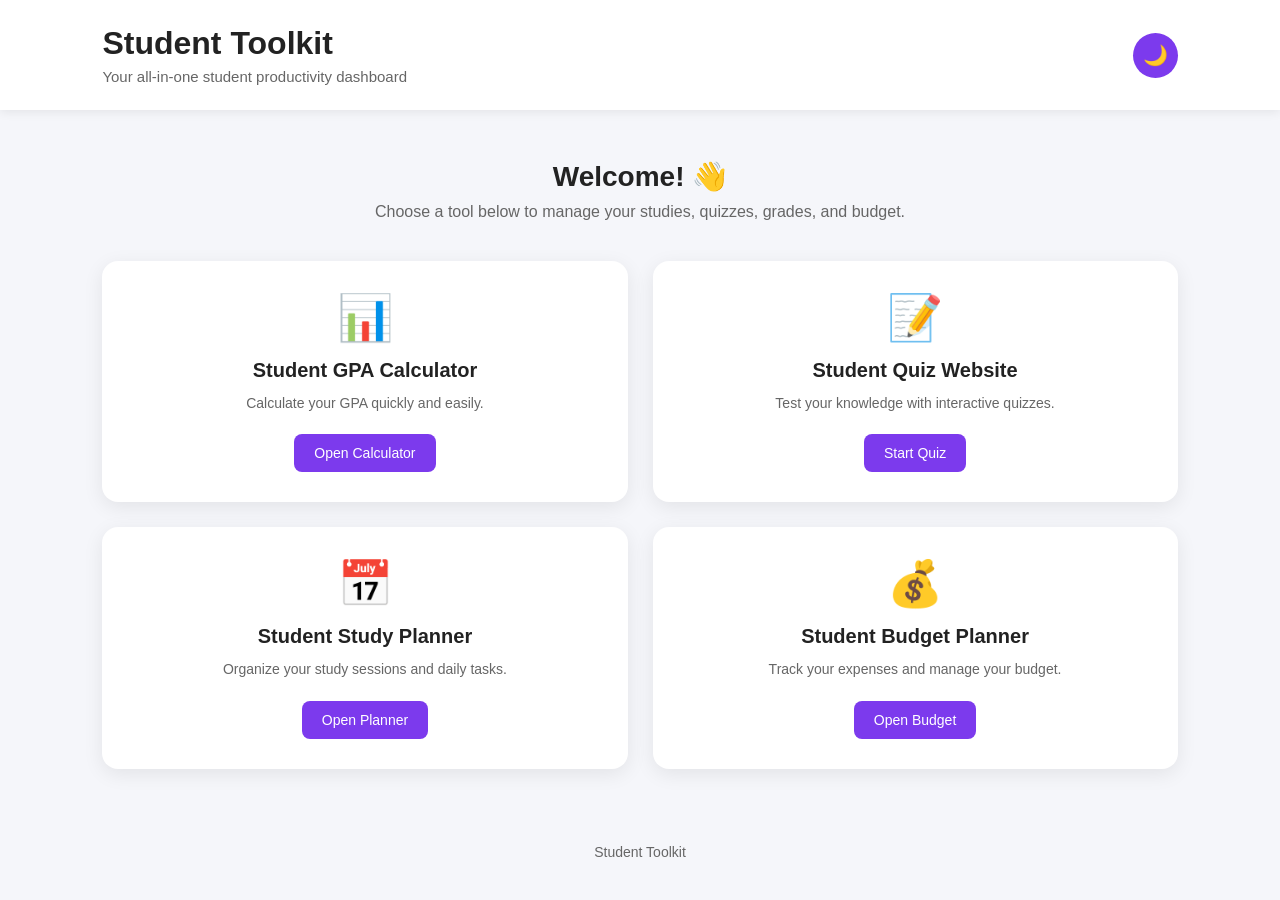
<file: index.html>
<!DOCTYPE html>
<html lang="en">
<head>
    <meta charset="UTF-8">
    <meta name="viewport" content="width=device-width, initial-scale=1.0">

    <title>Student Toolkit</title>

    <link rel="stylesheet" href="style.css">
</head>

<body>

    <header class="header">

        <div class="brand">
            <h1>Student Toolkit</h1>
            <p>Your all-in-one student productivity dashboard</p>
        </div>

        <div class="theme-area">

            <button id="themeButton" class="theme-button">
                🌙
            </button>

            <div id="themePanel" class="theme-panel">

                <h3>Customize Theme</h3>

                <p>Appearance</p>

                <div class="mode-buttons">
                    <button onclick="setMode('light')">☀️ Light</button>
                    <button onclick="setMode('dark')">🌙 Dark</button>
                </div>

                <p>Accent Color</p>

                <div class="color-options">

                    <button
                        class="color purple"
                        onclick="setAccent('#7c3aed')">
                    </button>

                    <button
                        class="color blue"
                        onclick="setAccent('#2563eb')">
                    </button>

                    <button
                        class="color pink"
                        onclick="setAccent('#db2777')">
                    </button>

                    <button
                        class="color green"
                        onclick="setAccent('#059669')">
                    </button>

                    <button
                        class="color orange"
                        onclick="setAccent('#ea580c')">
                    </button>

                </div>

            </div>

        </div>

    </header>


    <main class="container">

        <section class="welcome">

            <h2>Welcome! 👋</h2>

            <p>
                Choose a tool below to manage your studies,
                quizzes, grades, and budget.
            </p>

        </section>


        <section class="tools">

            <!-- GPA Calculator -->

            <div class="tool-card">

                <div class="tool-icon">📊</div>

                <h3>Student GPA Calculator</h3>

                <p>
                    Calculate your GPA quickly and easily.
                </p>

                <button
                    class="tool-button"
                    onclick="openTool('gpa')">
                    Open Calculator
                </button>

            </div>


            <!-- Quiz Website -->

            <div class="tool-card">

                <div class="tool-icon">📝</div>

                <h3>Student Quiz Website</h3>

                <p>
                    Test your knowledge with interactive quizzes.
                </p>

                <button
                    class="tool-button"
                    onclick="openTool('quiz')">
                    Start Quiz
                </button>

            </div>


            <!-- Study Planner -->

            <div class="tool-card">

                <div class="tool-icon">📅</div>

                <h3>Student Study Planner</h3>

                <p>
                    Organize your study sessions and daily tasks.
                </p>

                <button
                    class="tool-button"
                    onclick="openTool('planner')">
                    Open Planner
                </button>

            </div>


            <!-- Budget Planner -->

            <div class="tool-card">

                <div class="tool-icon">💰</div>

                <h3>Student Budget Planner</h3>

                <p>
                    Track your expenses and manage your budget.
                </p>

                <button
                    class="tool-button"
                    onclick="openTool('budget')">
                    Open Budget
                </button>

            </div>

        </section>

    </main>


    <footer>

        <p>Student Toolkit</p>

    </footer>


    <script src="script.js"></script>

</body>
</html>
</file>
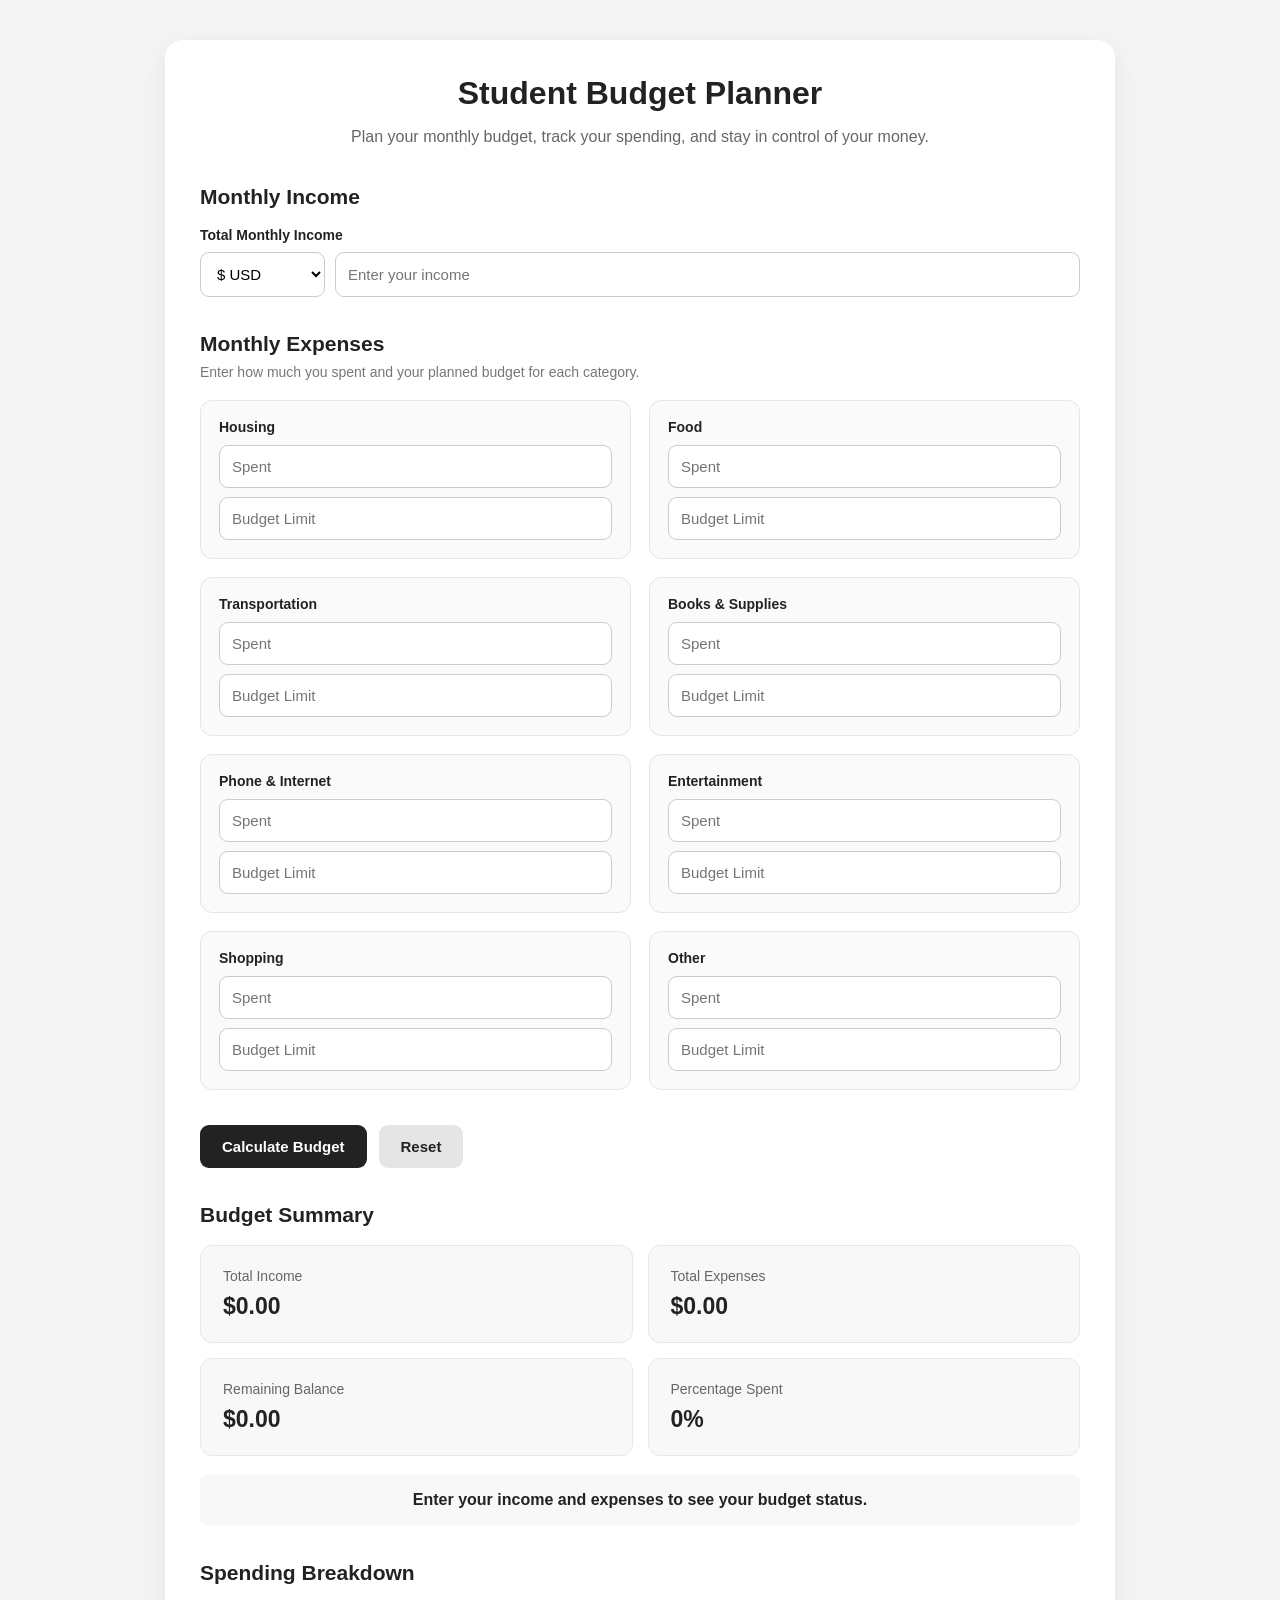
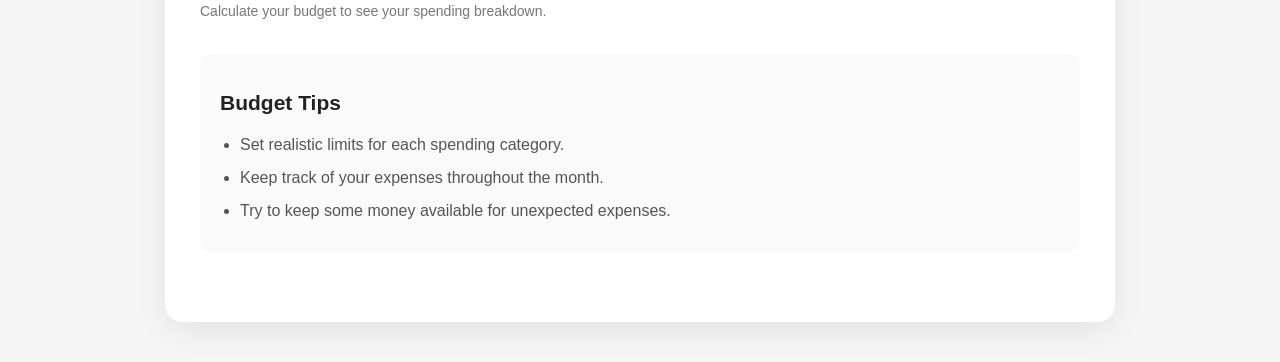
<file: budget/index.html>
<!DOCTYPE html>
<html lang="en">
<head>
    <meta charset="UTF-8">
    <meta name="viewport" content="width=device-width, initial-scale=1.0">

    <title>Student Budget Planner</title>

    <link rel="stylesheet" href="style.css">
</head>

<body>

    <div class="container">

        <header>
            <h1>Student Budget Planner</h1>

            <p class="subtitle">
                Plan your monthly budget, track your spending, and stay in control of your money.
            </p>
        </header>


        <section class="section">

            <h2>Monthly Income</h2>

            <div class="input-group">

                <label for="income">Total Monthly Income</label>

                <div class="money-input">

                    <select id="currency">
                        <option value="$">$ USD</option>
                        <option value="৳">৳ BDT</option>
                        <option value="€">€ EUR</option>
                        <option value="£">£ GBP</option>
                    </select>

                    <input
                        type="number"
                        id="income"
                        placeholder="Enter your income"
                        min="0"
                    >

                </div>

            </div>

        </section>


        <section class="section">

            <div class="section-heading">

                <div>
                    <h2>Monthly Expenses</h2>

                    <p class="helper-text">
                        Enter how much you spent and your planned budget for each category.
                    </p>
                </div>

            </div>


            <div class="expense-grid">


                <div class="expense-card">

                    <label for="housing">Housing</label>

                    <input
                        type="number"
                        id="housing"
                        placeholder="Spent"
                        min="0"
                    >

                    <input
                        type="number"
                        id="housingBudget"
                        placeholder="Budget Limit"
                        min="0"
                    >

                </div>


                <div class="expense-card">

                    <label for="food">Food</label>

                    <input
                        type="number"
                        id="food"
                        placeholder="Spent"
                        min="0"
                    >

                    <input
                        type="number"
                        id="foodBudget"
                        placeholder="Budget Limit"
                        min="0"
                    >

                </div>


                <div class="expense-card">

                    <label for="transport">Transportation</label>

                    <input
                        type="number"
                        id="transport"
                        placeholder="Spent"
                        min="0"
                    >

                    <input
                        type="number"
                        id="transportBudget"
                        placeholder="Budget Limit"
                        min="0"
                    >

                </div>


                <div class="expense-card">

                    <label for="books">Books & Supplies</label>

                    <input
                        type="number"
                        id="books"
                        placeholder="Spent"
                        min="0"
                    >

                    <input
                        type="number"
                        id="booksBudget"
                        placeholder="Budget Limit"
                        min="0"
                    >

                </div>


                <div class="expense-card">

                    <label for="phone">Phone & Internet</label>

                    <input
                        type="number"
                        id="phone"
                        placeholder="Spent"
                        min="0"
                    >

                    <input
                        type="number"
                        id="phoneBudget"
                        placeholder="Budget Limit"
                        min="0"
                    >

                </div>


                <div class="expense-card">

                    <label for="entertainment">Entertainment</label>

                    <input
                        type="number"
                        id="entertainment"
                        placeholder="Spent"
                        min="0"
                    >

                    <input
                        type="number"
                        id="entertainmentBudget"
                        placeholder="Budget Limit"
                        min="0"
                    >

                </div>


                <div class="expense-card">

                    <label for="shopping">Shopping</label>

                    <input
                        type="number"
                        id="shopping"
                        placeholder="Spent"
                        min="0"
                    >

                    <input
                        type="number"
                        id="shoppingBudget"
                        placeholder="Budget Limit"
                        min="0"
                    >

                </div>


                <div class="expense-card">

                    <label for="other">Other</label>

                    <input
                        type="number"
                        id="other"
                        placeholder="Spent"
                        min="0"
                    >

                    <input
                        type="number"
                        id="otherBudget"
                        placeholder="Budget Limit"
                        min="0"
                    >

                </div>

            </div>

        </section>


        <div class="buttons">

            <button onclick="calculateBudget()" class="calculate-button">
                Calculate Budget
            </button>

            <button onclick="resetPlanner()" class="reset">
                Reset
            </button>

        </div>


        <section class="results-section">

            <h2>Budget Summary</h2>

            <div class="result">

                <div class="result-card">
                    <span>Total Income</span>
                    <strong id="totalIncome">$0.00</strong>
                </div>

                <div class="result-card">
                    <span>Total Expenses</span>
                    <strong id="totalExpenses">$0.00</strong>
                </div>

                <div class="result-card">
                    <span>Remaining Balance</span>
                    <strong id="remaining">$0.00</strong>
                </div>

                <div class="result-card">
                    <span>Percentage Spent</span>
                    <strong id="percentage">0%</strong>
                </div>

            </div>


            <div id="status" class="status">
                Enter your income and expenses to see your budget status.
            </div>

        </section>


        <section class="breakdown-section">

            <h2>Spending Breakdown</h2>

            <div id="breakdown">

                <p class="empty-message">
                    Calculate your budget to see your spending breakdown.
                </p>

            </div>

        </section>


        <section class="tips-section">

            <h2>Budget Tips</h2>

            <ul>
                <li>Set realistic limits for each spending category.</li>
                <li>Keep track of your expenses throughout the month.</li>
                <li>Try to keep some money available for unexpected expenses.</li>
            </ul>

        </section>


    </div>


    <script src="script.js"></script>

</body>
</html>
</file>
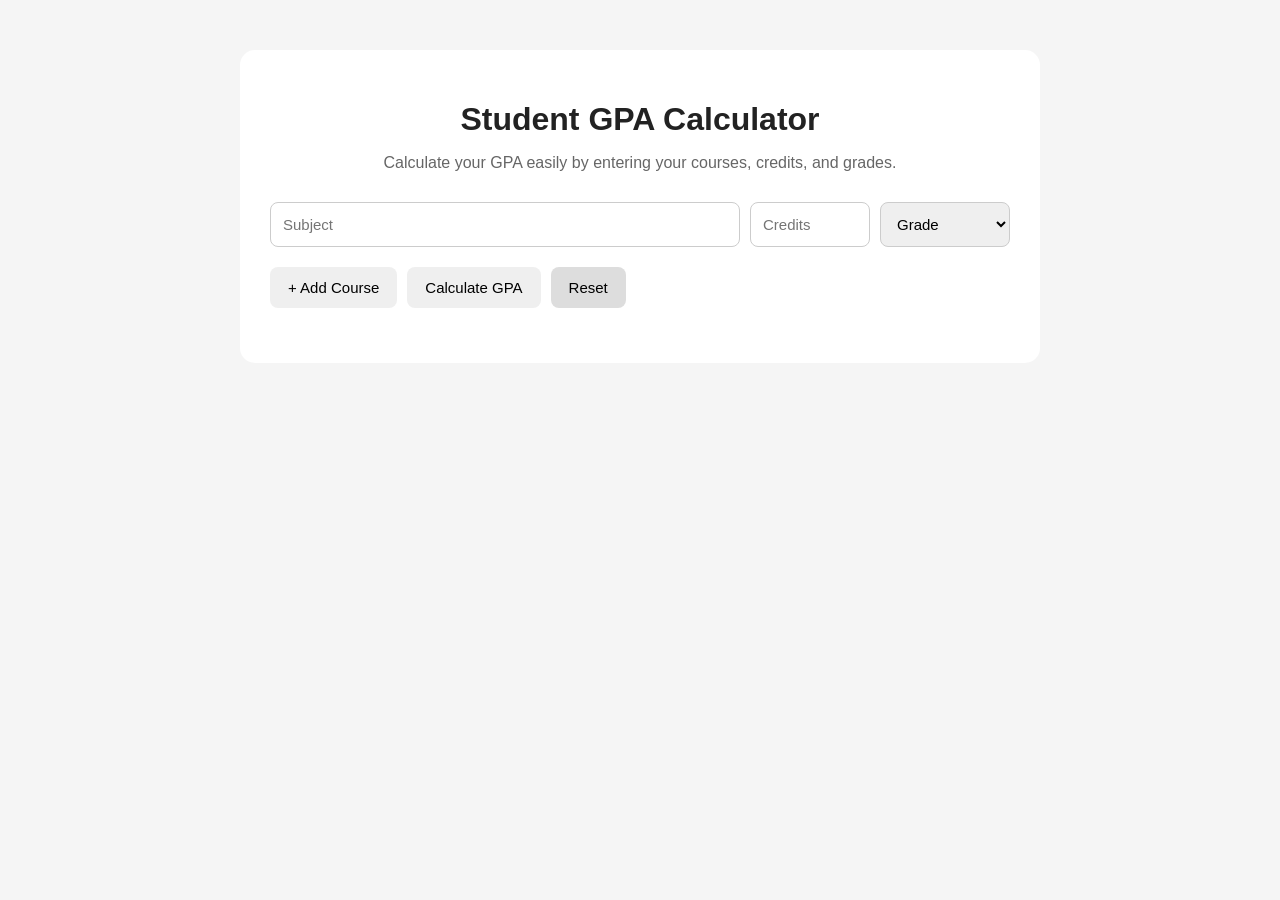
<file: gpa/index.html>
<!DOCTYPE html>
<html lang="en">
<head>
    <meta charset="UTF-8">
    <meta name="viewport" content="width=device-width, initial-scale=1.0">

    <title>Student GPA Calculator</title>

    <link rel="stylesheet" href="style.css">
</head>

<body>

    <div class="container">

        <h1>Student GPA Calculator</h1>

        <p class="subtitle">
            Calculate your GPA easily by entering your courses, credits, and grades.
        </p>

        <div id="courses">

            <div class="course">
                <input type="text" placeholder="Subject">

                <input type="number" placeholder="Credits" min="1">

                <select>
                    <option value="">Grade</option>
                    <option value="4.0">A</option>
                    <option value="3.7">A-</option>
                    <option value="3.3">B+</option>
                    <option value="3.0">B</option>
                    <option value="2.7">B-</option>
                    <option value="2.3">C+</option>
                    <option value="2.0">C</option>
                    <option value="1.7">C-</option>
                    <option value="1.3">D+</option>
                    <option value="1.0">D</option>
                    <option value="0.0">F</option>
                </select>
            </div>

        </div>

        <div class="buttons">

            <button onclick="addCourse()">
                + Add Course
            </button>

            <button onclick="calculateGPA()">
                Calculate GPA
            </button>

            <button onclick="resetCalculator()" class="reset">
                Reset
            </button>

        </div>

        <div id="result"></div>

    </div>

    <script src="script.js"></script>

</body>
</html>
</file>
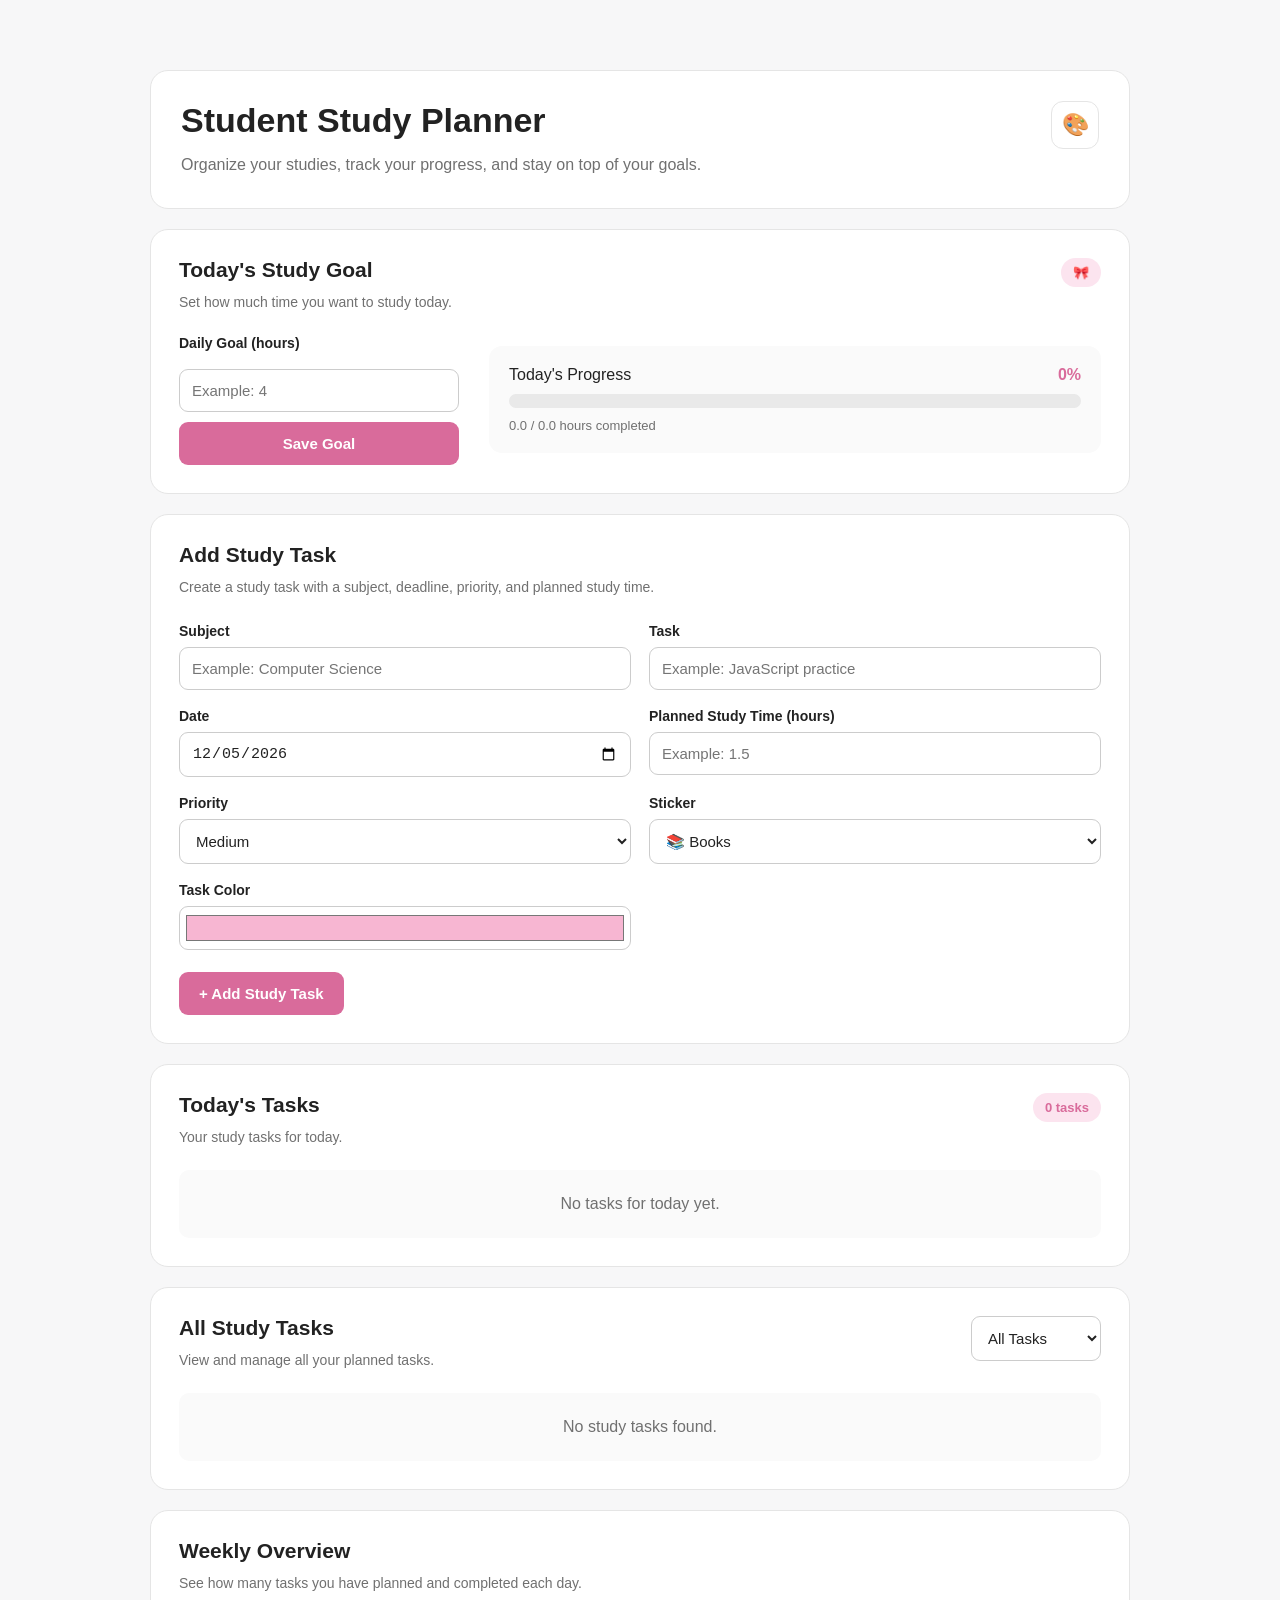
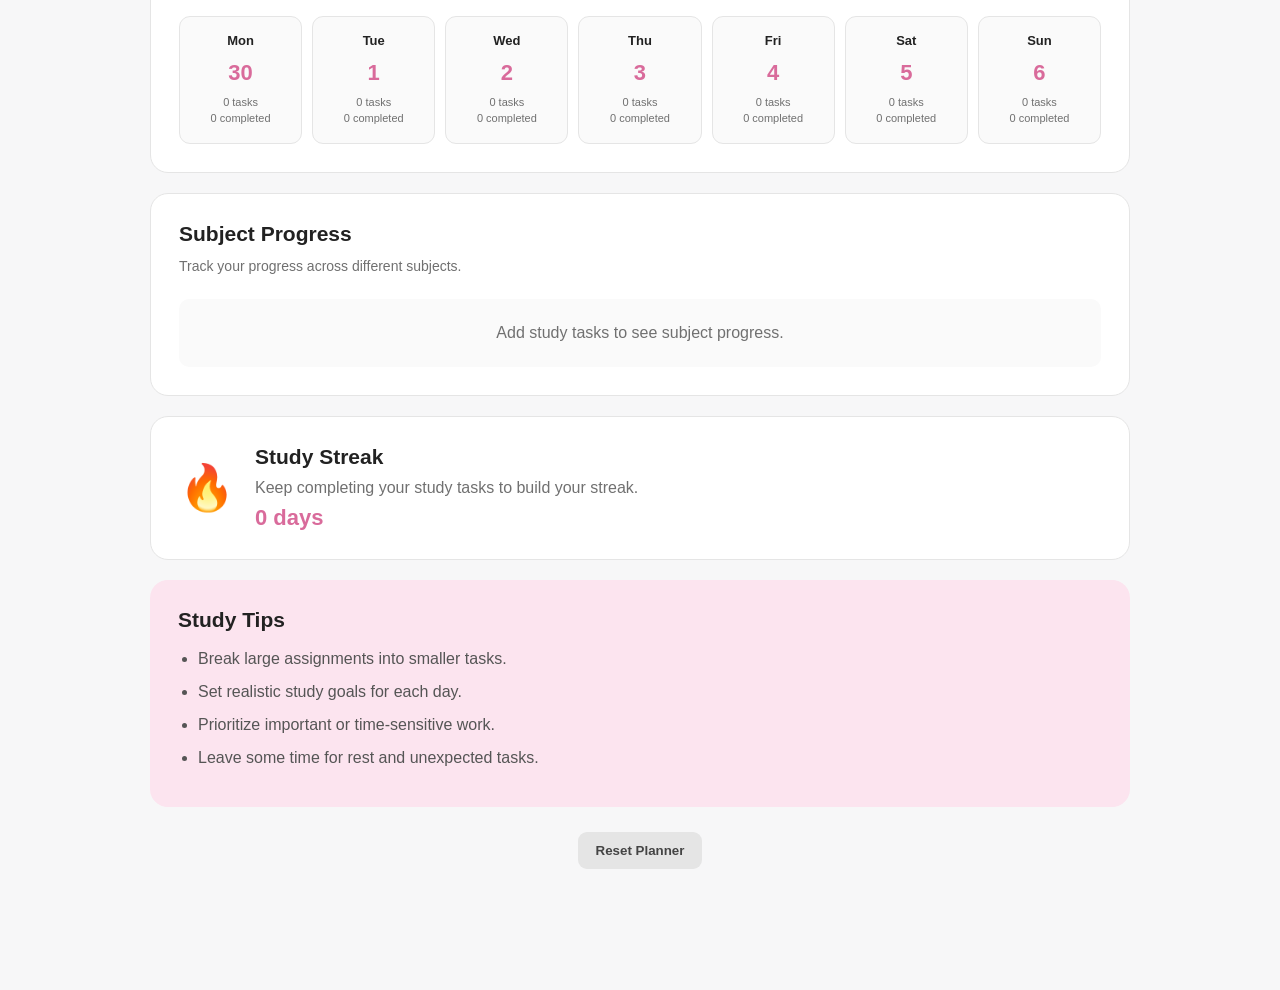
<file: planner/index.html>
<!DOCTYPE html>
<html lang="en">

<head>

    <meta charset="UTF-8">

    <meta
        name="viewport"
        content="width=device-width, initial-scale=1.0"
    >

    <title>Student Study Planner</title>

    <link rel="stylesheet" href="style.css">

</head>


<body>

    <div class="container">


        <!-- HEADER -->

        <header>

            <div class="header-top">

                <div>

                    <h1>Student Study Planner</h1>

                    <p class="subtitle">
                        Organize your studies, track your progress, and stay on top of your goals.
                    </p>

                </div>

                <button
                    id="themeButton"
                    class="icon-button"
                    title="Customize planner"
                >
                    🎨
                </button>

            </div>

        </header>


        <!-- CUSTOMIZATION PANEL -->

        <section
            id="customizationPanel"
            class="customization-panel hidden"
        >

            <h2>Customize Your Planner</h2>

            <div class="customization-grid">

                <div>

                    <label for="themeColor">
                        Theme Color
                    </label>

                    <select id="themeColor">

                        <option value="pink">Pink</option>
                        <option value="blue">Blue</option>
                        <option value="purple">Purple</option>
                        <option value="green">Green</option>
                        <option value="peach">Peach</option>

                    </select>

                </div>


                <div>

                    <label for="plannerSticker">
                        Planner Sticker
                    </label>

                    <select id="plannerSticker">

                        <option value="🎀">🎀 Bow</option>
                        <option value="🌸">🌸 Flower</option>
                        <option value="⭐">⭐ Star</option>
                        <option value="📚">📚 Books</option>
                        <option value="☕">☕ Coffee</option>
                        <option value="✨">✨ Sparkles</option>
                        <option value="🐸">🐸 Frog</option>

                    </select>

                </div>

            </div>

            <button
                onclick="saveCustomization()"
                class="small-button"
            >
                Save Customization
            </button>

        </section>


        <!-- DAILY GOAL -->

        <section class="dashboard-section">

            <div class="section-title">

                <div>

                    <h2>Today's Study Goal</h2>

                    <p>
                        Set how much time you want to study today.
                    </p>

                </div>

                <span id="currentSticker" class="sticker">
                    🎀
                </span>

            </div>


            <div class="goal-area">

                <div class="goal-input">

                    <label for="dailyGoal">
                        Daily Goal (hours)
                    </label>

                    <input
                        type="number"
                        id="dailyGoal"
                        min="0"
                        step="0.5"
                        placeholder="Example: 4"
                    >

                    <button
                        onclick="saveDailyGoal()"
                        class="primary-button"
                    >
                        Save Goal
                    </button>

                </div>


                <div class="progress-area">

                    <div class="progress-info">

                        <span>Today's Progress</span>

                        <strong id="progressPercentage">
                            0%
                        </strong>

                    </div>

                    <div class="progress-background">

                        <div
                            id="dailyProgress"
                            class="progress-bar"
                        ></div>

                    </div>

                    <p id="progressText">
                        0 / 0 hours completed
                    </p>

                </div>

            </div>

        </section>


        <!-- ADD TASK -->

        <section class="dashboard-section">

            <h2>Add Study Task</h2>

            <p class="section-description">
                Create a study task with a subject, deadline, priority, and planned study time.
            </p>


            <form id="taskForm">

                <div class="form-grid">

                    <div class="form-group">

                        <label for="subject">
                            Subject
                        </label>

                        <input
                            type="text"
                            id="subject"
                            placeholder="Example: Computer Science"
                            required
                        >

                    </div>


                    <div class="form-group">

                        <label for="taskName">
                            Task
                        </label>

                        <input
                            type="text"
                            id="taskName"
                            placeholder="Example: JavaScript practice"
                            required
                        >

                    </div>


                    <div class="form-group">

                        <label for="taskDate">
                            Date
                        </label>

                        <input
                            type="date"
                            id="taskDate"
                            required
                        >

                    </div>


                    <div class="form-group">

                        <label for="taskTime">
                            Planned Study Time (hours)
                        </label>

                        <input
                            type="number"
                            id="taskTime"
                            min="0.5"
                            step="0.5"
                            placeholder="Example: 1.5"
                            required
                        >

                    </div>


                    <div class="form-group">

                        <label for="priority">
                            Priority
                        </label>

                        <select id="priority">

                            <option value="High">
                                High
                            </option>

                            <option value="Medium" selected>
                                Medium
                            </option>

                            <option value="Low">
                                Low
                            </option>

                        </select>

                    </div>


                    <div class="form-group">

                        <label for="taskSticker">
                            Sticker
                        </label>

                        <select id="taskSticker">

                            <option value="📚">📚 Books</option>
                            <option value="⭐">⭐ Star</option>
                            <option value="🎀">🎀 Bow</option>
                            <option value="🌸">🌸 Flower</option>
                            <option value="✨">✨ Sparkles</option>
                            <option value="☕">☕ Coffee</option>
                            <option value="🐸">🐸 Frog</option>

                        </select>

                    </div>


                    <div class="form-group">

                        <label for="taskColor">
                            Task Color
                        </label>

                        <input
                            type="color"
                            id="taskColor"
                            value="#f7b6d2"
                            class="color-input"
                        >

                    </div>

                </div>


                <button
                    type="submit"
                    class="primary-button add-task-button"
                >
                    + Add Study Task
                </button>

            </form>

        </section>


        <!-- TODAY'S TASKS -->

        <section class="dashboard-section">

            <div class="section-title">

                <div>

                    <h2>Today's Tasks</h2>

                    <p>
                        Your study tasks for today.
                    </p>

                </div>

                <span id="todayTaskCount">
                    0 tasks
                </span>

            </div>


            <div id="todayTasks" class="task-list">

                <p class="empty-message">
                    No tasks for today yet.
                </p>

            </div>

        </section>


        <!-- ALL TASKS -->

        <section class="dashboard-section">

            <div class="section-title">

                <div>

                    <h2>All Study Tasks</h2>

                    <p>
                        View and manage all your planned tasks.
                    </p>

                </div>

                <div class="filter-area">

                    <select id="taskFilter">

                        <option value="all">
                            All Tasks
                        </option>

                        <option value="pending">
                            Pending
                        </option>

                        <option value="completed">
                            Completed
                        </option>

                    </select>

                </div>

            </div>


            <div id="allTasks" class="task-list">

                <p class="empty-message">
                    No study tasks yet.
                </p>

            </div>

        </section>


        <!-- WEEKLY OVERVIEW -->

        <section class="dashboard-section">

            <h2>Weekly Overview</h2>

            <p class="section-description">
                See how many tasks you have planned and completed each day.
            </p>


            <div
                id="weeklyOverview"
                class="weekly-grid"
            ></div>

        </section>


        <!-- SUBJECT PROGRESS -->

        <section class="dashboard-section">

            <h2>Subject Progress</h2>

            <p class="section-description">
                Track your progress across different subjects.
            </p>


            <div
                id="subjectProgress"
                class="subject-progress-list"
            >

                <p class="empty-message">
                    Add study tasks to see subject progress.
                </p>

            </div>

        </section>


        <!-- STUDY STREAK -->

        <section class="dashboard-section streak-section">

            <div class="streak-icon">
                🔥
            </div>

            <div>

                <h2>Study Streak</h2>

                <p>
                    Keep completing your study tasks to build your streak.
                </p>

                <strong id="streakCount">
                    0 days
                </strong>

            </div>

        </section>


        <!-- TIPS -->

        <section class="tips-section">

            <h2>Study Tips</h2>

            <ul>

                <li>
                    Break large assignments into smaller tasks.
                </li>

                <li>
                    Set realistic study goals for each day.
                </li>

                <li>
                    Prioritize important or time-sensitive work.
                </li>

                <li>
                    Leave some time for rest and unexpected tasks.
                </li>

            </ul>

        </section>


        <!-- RESET -->

        <div class="reset-area">

            <button
                onclick="resetPlanner()"
                class="reset-button"
            >
                Reset Planner
            </button>

        </div>


    </div>


    <script src="script.js"></script>

</body>

</html>
</file>
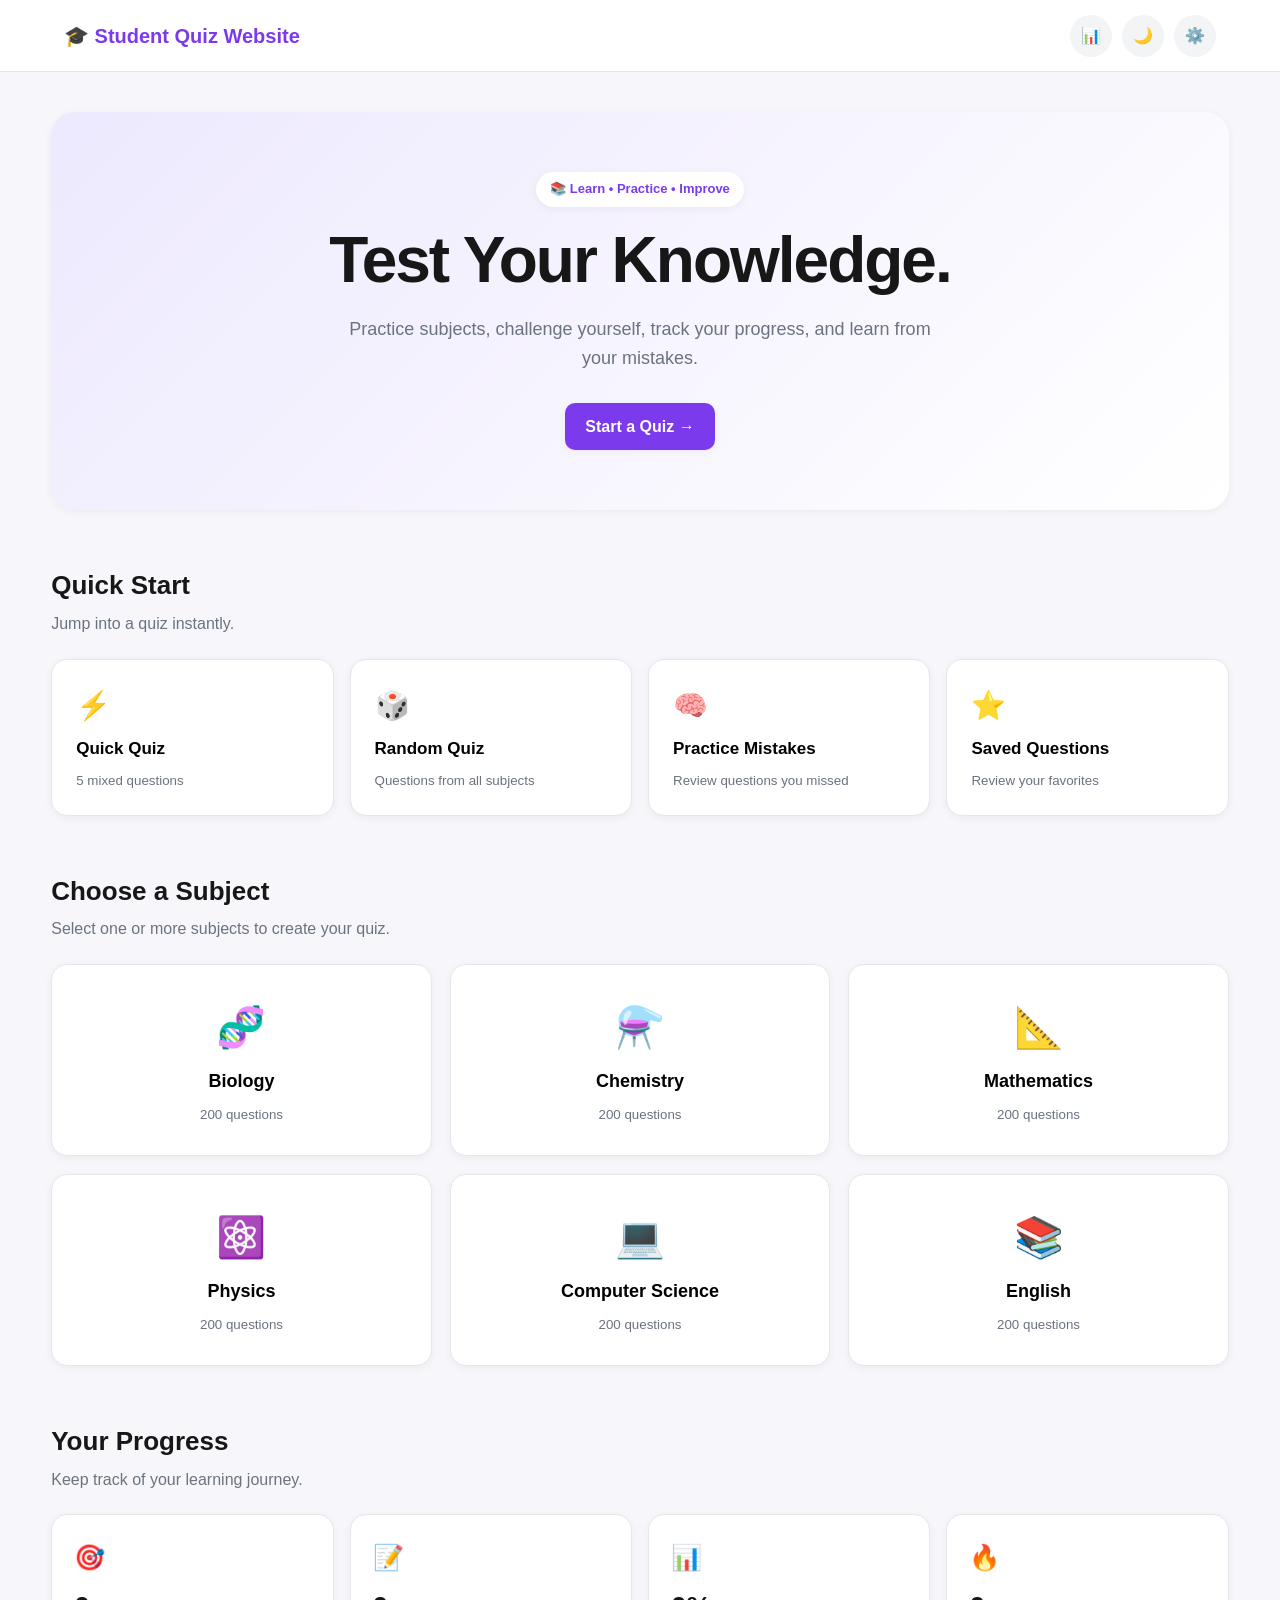
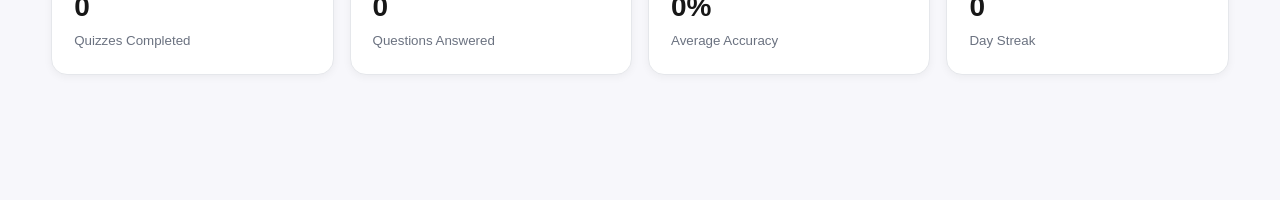
<file: quiz/index.html>
<!DOCTYPE html>
<html lang="en">
<head>
    <meta charset="UTF-8">
    <meta name="viewport" content="width=device-width, initial-scale=1.0">
    <title>Student Quiz Website</title>

    <link rel="stylesheet" href="style.css">
</head>

<body>

    <!-- HEADER -->
    <header class="header">
        <div class="logo">
            🎓 Student Quiz Website
        </div>

        <div class="header-actions">
            <button id="themeToggle" class="icon-btn" title="Toggle dark mode">
                🌙
            </button>

            <button id="settingsBtn" class="icon-btn" title="Settings">
                ⚙️
            </button>
        </div>
    </header>


    <!-- MAIN APP -->
    <main class="app-container">

        <!-- HOME PAGE -->
        <section id="home" class="page active">

            <div class="hero">
                <div class="hero-content">
                    <span class="hero-badge">📚 Learn • Practice • Improve</span>

                    <h1>Test Your Knowledge.</h1>

                    <p>
                        Practice subjects, challenge yourself,
                        track your progress, and learn from your mistakes.
                    </p>

                    <button id="startQuizBtn" class="primary-btn">
                        Start a Quiz →
                    </button>
                </div>
            </div>


            <!-- QUICK QUIZ -->
            <div class="section">
                <div class="section-title">
                    <h2>Quick Start</h2>
                    <p>Jump into a quiz instantly.</p>
                </div>

                <div class="quick-grid">

                    <button class="quick-card" data-action="quick">
                        <span class="quick-icon">⚡</span>
                        <strong>Quick Quiz</strong>
                        <small>5 mixed questions</small>
                    </button>

                    <button class="quick-card" data-action="random">
                        <span class="quick-icon">🎲</span>
                        <strong>Random Quiz</strong>
                        <small>Questions from all subjects</small>
                    </button>

                    <button class="quick-card" data-action="mistakes">
                        <span class="quick-icon">🧠</span>
                        <strong>Practice Mistakes</strong>
                        <small>Review questions you missed</small>
                    </button>

                    <button class="quick-card" data-action="saved">
                        <span class="quick-icon">⭐</span>
                        <strong>Saved Questions</strong>
                        <small>Review your favorites</small>
                    </button>

                </div>
            </div>


            <!-- SUBJECTS -->
            <div class="section">

                <div class="section-title">
                    <h2>Choose a Subject</h2>
                    <p>Select one or more subjects to create your quiz.</p>
                </div>

                <div class="subject-grid">

                    <button class="subject-card" data-subject="Biology">
                        <span>🧬</span>
                        <strong>Biology</strong>
                        <small>200 questions</small>
                    </button>

                    <button class="subject-card" data-subject="Chemistry">
                        <span>⚗️</span>
                        <strong>Chemistry</strong>
                        <small>200 questions</small>
                    </button>

                    <button class="subject-card" data-subject="Mathematics">
                        <span>📐</span>
                        <strong>Mathematics</strong>
                        <small>200 questions</small>
                    </button>

                    <button class="subject-card" data-subject="Physics">
                        <span>⚛️</span>
                        <strong>Physics</strong>
                        <small>200 questions</small>
                    </button>

                    <button class="subject-card" data-subject="Computer Science">
                        <span>💻</span>
                        <strong>Computer Science</strong>
                        <small>200 questions</small>
                    </button>

                    <button class="subject-card" data-subject="English">
                        <span>📚</span>
                        <strong>English</strong>
                        <small>200 questions</small>
                    </button>

                </div>
            </div>


            <!-- DASHBOARD PREVIEW -->
            <div class="section">

                <div class="section-title">
                    <h2>Your Progress</h2>
                    <p>Keep track of your learning journey.</p>
                </div>

                <div class="stats-grid">

                    <div class="stat-card">
                        <span>🎯</span>
                        <strong id="totalQuizzes">0</strong>
                        <small>Quizzes Completed</small>
                    </div>

                    <div class="stat-card">
                        <span>📝</span>
                        <strong id="totalQuestions">0</strong>
                        <small>Questions Answered</small>
                    </div>

                    <div class="stat-card">
                        <span>📊</span>
                        <strong id="averageAccuracy">0%</strong>
                        <small>Average Accuracy</small>
                    </div>

                    <div class="stat-card">
                        <span>🔥</span>
                        <strong id="currentStreak">0</strong>
                        <small>Day Streak</small>
                    </div>

                </div>

            </div>

        </section>


        <!-- QUIZ SETUP PAGE -->
        <section id="setupPage" class="page">

            <div class="page-heading">
                <button class="back-btn" id="setupBackBtn">
                    ← Back
                </button>

                <h1>Set Up Your Quiz</h1>
                <p>Choose how you want to practice.</p>
            </div>


            <div class="setup-card">

                <div class="setup-group">

                    <h3>Subjects</h3>

                    <div id="selectedSubjects" class="selected-subjects">
                        <p class="muted">
                            Choose at least one subject.
                        </p>
                    </div>

                    <div class="setup-subject-grid">

                        <button class="setup-subject" data-subject="Biology">
                            🧬 Biology
                        </button>

                        <button class="setup-subject" data-subject="Chemistry">
                            ⚗️ Chemistry
                        </button>

                        <button class="setup-subject" data-subject="Mathematics">
                            📐 Mathematics
                        </button>

                        <button class="setup-subject" data-subject="Physics">
                            ⚛️ Physics
                        </button>

                        <button class="setup-subject" data-subject="Computer Science">
                            💻 Computer Science
                        </button>

                        <button class="setup-subject" data-subject="English">
                            📚 English
                        </button>

                    </div>

                </div>


                <div class="setup-group">

                    <h3>Number of Questions</h3>

                    <div class="choice-grid">

                        <button class="choice-btn" data-count="5">
                            5
                        </button>

                        <button class="choice-btn" data-count="10">
                            10
                        </button>

                        <button class="choice-btn" data-count="15">
                            15
                        </button>

                        <button class="choice-btn" data-count="20">
                            20
                        </button>

                        <button class="choice-btn" data-count="30">
                            30
                        </button>

                    </div>

                </div>


                <div class="setup-group">

                    <h3>Difficulty</h3>

                    <div class="choice-grid">

                        <button class="difficulty-btn" data-difficulty="Easy">
                            Easy
                        </button>

                        <button class="difficulty-btn" data-difficulty="Medium">
                            Medium
                        </button>

                        <button class="difficulty-btn" data-difficulty="Hard">
                            Hard
                        </button>

                        <button class="difficulty-btn" data-difficulty="Mixed">
                            Mixed
                        </button>

                    </div>

                </div>


                <div class="setup-group">

                    <h3>Quiz Mode</h3>

                    <div class="mode-grid">

                        <button class="mode-btn" data-mode="quiz">
                            <strong>📝 Quiz</strong>
                            <small>Review answers at the end</small>
                        </button>

                        <button class="mode-btn" data-mode="practice">
                            <strong>🧠 Practice</strong>
                            <small>Instant feedback</small>
                        </button>

                    </div>

                </div>


                <div class="setup-group">

                    <h3>Timer</h3>

                    <div class="choice-grid">

                        <button class="timer-btn" data-timer="0">
                            No Timer
                        </button>

                        <button class="timer-btn" data-timer="300">
                            5 min
                        </button>

                        <button class="timer-btn" data-timer="600">
                            10 min
                        </button>

                        <button class="timer-btn" data-timer="900">
                            15 min
                        </button>

                    </div>

                </div>


                <button id="beginQuizBtn" class="primary-btn full-width">
                    Begin Quiz →
                </button>

            </div>

        </section>


        <!-- QUIZ PAGE -->
        <section id="quizPage" class="page">

            <div class="quiz-top">

                <button id="quizHomeBtn" class="back-btn">
                    ← Exit Quiz
                </button>

                <div class="quiz-progress-info">
                    <span id="questionCounter">Question 1 of 10</span>
                    <span id="timerDisplay"></span>
                </div>

            </div>


            <div class="progress-bar-container">
                <div id="quizProgress" class="progress-bar"></div>
            </div>


            <div class="quiz-layout">

                <div class="quiz-main">

                    <div class="question-card">

                        <div class="question-meta">

                            <span id="questionSubject" class="question-tag">
                                Biology
                            </span>

                            <span id="questionDifficulty" class="difficulty-tag">
                                Easy
                            </span>

                        </div>

                        <h2 id="questionText">
                            Question will appear here.
                        </h2>

                        <div id="optionsContainer" class="options-container">
                        </div>


                        <div id="practiceFeedback" class="practice-feedback hidden">
                        </div>


                        <div class="question-actions">

                            <button id="hintBtn" class="secondary-btn">
                                💡 Hint
                            </button>

                            <button id="markBtn" class="secondary-btn">
                                🔖 Mark for Review
                            </button>

                        </div>

                    </div>


                    <div class="quiz-navigation">

                        <button id="previousBtn" class="secondary-btn">
                            ← Previous
                        </button>

                        <button id="nextBtn" class="primary-btn">
                            Next →
                        </button>

                        <button id="submitBtn" class="submit-btn hidden">
                            Submit Quiz ✓
                        </button>

                    </div>

                </div>


                <!-- QUESTION NAVIGATOR -->
                <aside class="question-navigator">

                    <h3>Questions</h3>

                    <div id="questionNumbers" class="question-numbers">
                    </div>

                    <div class="navigator-legend">

                        <span>
                            <i class="legend unanswered"></i>
                            Unanswered
                        </span>

                        <span>
                            <i class="legend answered"></i>
                            Answered
                        </span>

                        <span>
                            <i class="legend marked"></i>
                            Review
                        </span>

                    </div>

                </aside>

            </div>

        </section>


        <!-- RESULT PAGE -->
        <section id="resultPage" class="page">

            <div class="result-container">

                <div class="result-card">

                    <div class="result-icon">
                        🎓
                    </div>

                    <p class="result-label">
                        Student Quiz Website
                    </p>

                    <h1 id="resultTitle">
                        Quiz Complete!
                    </h1>

                    <div id="resultSubject" class="result-subject">
                        Biology
                    </div>

                    <div id="resultPercentage" class="result-percentage">
                        90%
                    </div>

                    <p id="resultScore">
                        9 / 10 Correct
                    </p>

                    <div id="personalBest" class="personal-best hidden">
                        🏆 Personal Best!
                    </div>

                    <div class="result-stats">

                        <div>
                            <strong id="correctCount">0</strong>
                            <span>Correct</span>
                        </div>

                        <div>
                            <strong id="incorrectCount">0</strong>
                            <span>Incorrect</span>
                        </div>

                        <div>
                            <strong id="unansweredCount">0</strong>
                            <span>Unanswered</span>
                        </div>

                        <div>
                            <strong id="resultTime">00:00</strong>
                            <span>Time</span>
                        </div>

                    </div>


                    <div class="result-actions">

                        <button id="reviewBtn" class="primary-btn">
                            📖 Review Answers
                        </button>

                        <button id="retryBtn" class="secondary-btn">
                            🔄 Retry Quiz
                        </button>

                        <button id="mistakesBtn" class="secondary-btn">
                            🧠 Practice Mistakes
                        </button>

                        <button id="shareBtn" class="secondary-btn">
                            🔗 Share Result
                        </button>

                        <button id="resultHomeBtn" class="secondary-btn">
                            🏠 Home
                        </button>

                    </div>

                </div>

            </div>

        </section>


        <!-- REVIEW PAGE -->
        <section id="reviewPage" class="page">

            <div class="page-heading">

                <button id="reviewBackBtn" class="back-btn">
                    ← Back to Result
                </button>

                <h1>Review Answers</h1>

                <p>
                    See what you answered and learn from the explanations.
                </p>

            </div>

            <div id="reviewContainer" class="review-container">
            </div>

        </section>


        <!-- DASHBOARD PAGE -->
        <section id="dashboardPage" class="page">

            <div class="page-heading">
                  <button id="dashboardBackBtn" class="back-btn">
                       ← Home
                 </button>
                <h1>📊 Your Progress</h1>

                <p>
                    Track your quiz journey and achievements.
                </p>

            </div>


            <div class="dashboard-stats">

                <div class="dashboard-stat">
                    <span>🎓</span>
                    <strong id="dashboardQuizzes">0</strong>
                    <small>Quizzes</small>
                </div>

                <div class="dashboard-stat">
                    <span>📝</span>
                    <strong id="dashboardQuestions">0</strong>
                    <small>Questions</small>
                </div>

                <div class="dashboard-stat">
                    <span>🎯</span>
                    <strong id="dashboardAccuracy">0%</strong>
                    <small>Accuracy</small>
                </div>

                <div class="dashboard-stat">
                    <span>🔥</span>
                    <strong id="dashboardStreak">0</strong>
                    <small>Day Streak</small>
                </div>

            </div>


            <div class="dashboard-section">

                <h2>📈 Last 7 Days</h2>

                <div id="weeklyChart" class="weekly-chart">
                </div>

            </div>


            <div class="dashboard-section">

                <h2>🏆 Achievements</h2>

                <div id="achievementsContainer" class="achievements-grid">
                </div>

            </div>


            <div class="dashboard-section">

                <h2>📚 Subject Progress</h2>

                <div id="subjectProgressContainer">
                </div>

            </div>


            <div class="dashboard-section">

                <h2>🕐 Recent Results</h2>

                <div id="recentResultsContainer">
                </div>

            </div>

        </section>


        <!-- SAVED QUESTIONS PAGE -->
        <section id="savedPage" class="page">

            <div class="page-heading">

                <button id="savedBackBtn" class="back-btn">
                    ← Home
                </button>

                <h1>⭐ Saved Questions</h1>

                <p>Your favorite questions.</p>

            </div>

            <div id="savedQuestionsContainer" class="question-list">
            </div>

        </section>


        <!-- SETTINGS PAGE -->
        <section id="settingsPage" class="page">

            <div class="page-heading">

                <button id="settingsBackBtn" class="back-btn">
                    ← Home
                </button>

                <h1>⚙️ Settings</h1>

                <p>Customize your quiz experience.</p>

            </div>


            <div class="settings-card">

                <div class="setting-item">

                    <div>
                        <strong>Dark Mode</strong>
                        <small>Switch between light and dark mode.</small>
                    </div>

                    <button id="settingsThemeToggle" class="toggle-btn">
                        🌙
                    </button>

                </div>


                <div class="setting-item">

                    <div>
                        <strong>Color Theme</strong>
                        <small>Choose your favorite accent color.</small>
                    </div>

                    <div id="colorThemes" class="color-themes">

                        <button data-theme="purple">Purple</button>
                        <button data-theme="blue">Blue</button>
                        <button data-theme="pink">Pink</button>
                        <button data-theme="green">Green</button>
                        <button data-theme="orange">Orange</button>
                        <button data-theme="red">Red</button>
                        <button data-theme="teal">Teal</button>
                        <button data-theme="indigo">Indigo</button>
                        <button data-theme="rose">Rose</button>
                        <button data-theme="slate">Slate</button>

                    </div>

                </div>


                <div class="setting-item">

                    <div>
                        <strong>Emoji Theme</strong>
                        <small>Choose the style of your quiz icons.</small>
                    </div>

                    <div id="emojiThemes" class="emoji-themes">

                        <button data-emoji="🎓">🎓 Study</button>
                        <button data-emoji="🌸">🌸 Soft</button>
                        <button data-emoji="🚀">🚀 Focus</button>
                        <button data-emoji="🧠">🧠 Brain</button>
                        <button data-emoji="✨">✨ Spark</button>

                    </div>

                </div>


                <div class="setting-item danger-zone">

                    <div>
                        <strong>Reset My Progress</strong>
                        <small>
                            Delete quiz history, saved questions,
                            achievements, and streak data.
                        </small>
                    </div>

                    <button id="resetProgressBtn" class="danger-btn">
                        Reset Progress
                    </button>

                </div>

            </div>

        </section>

    </main>


    <!-- TOAST -->
    <div id="toast" class="toast">
        <span id="toastMessage"></span>
    </div>


    <!-- SHARE MODAL -->
    <div id="shareModal" class="modal hidden">

        <div class="modal-content">

            <button id="closeShareModal" class="modal-close">
                ×
            </button>

            <h2>🔗 Share Your Result</h2>

            <div id="shareCardPreview" class="share-card-preview">
            </div>

            <button id="copyShareLinkBtn" class="primary-btn full-width">
                📋 Copy Share Link
            </button>

            <div class="share-buttons">

                <button data-share="whatsapp">
                    WhatsApp
                </button>

                <button data-share="facebook">
                    Facebook
                </button>

                <button data-share="x">
                    X
                </button>

                <button data-share="linkedin">
                    LinkedIn
                </button>

                <button data-share="telegram">
                    Telegram
                </button>

                <button data-share="reddit">
                    Reddit
                </button>

                <button id="nativeShareBtn">
                    📱 More...
                </button>

            </div>

        </div>

    </div>


    <script src="questions.js"></script>
    <script src="script.js"></script>

</body>
</html>
</file>
<file: style.css>
* {
    margin: 0;
    padding: 0;
    box-sizing: border-box;
}


:root {
    --accent: #7c3aed;

    --background: #f5f6fa;
    --card: #ffffff;
    --text: #222222;
    --secondary-text: #666666;
    --header: #ffffff;
    --button-text: #ffffff;
}


body {
    font-family: Arial, sans-serif;

    background: var(--background);

    color: var(--text);

    min-height: 100vh;

    transition:
        background 0.3s ease,
        color 0.3s ease;
}


/* =========================
   HEADER
========================= */

.header {

    display: flex;

    justify-content: space-between;

    align-items: center;

    padding: 25px 8%;

    background: var(--header);

    box-shadow:
        0 2px 10px rgba(0, 0, 0, 0.08);

    transition:
        background 0.3s ease;
}


.brand h1 {

    font-size: 32px;

    margin-bottom: 6px;
}


.brand p {

    color: var(--secondary-text);

    font-size: 15px;
}


/* =========================
   THEME AREA
========================= */

.theme-area {

    position: relative;
}


.theme-button {

    border: none;

    background: var(--accent);

    color: white;

    width: 45px;

    height: 45px;

    border-radius: 50%;

    font-size: 20px;

    cursor: pointer;

    transition: 0.2s;
}


.theme-button:hover {

    transform: scale(1.08);
}


/* =========================
   THEME PANEL
========================= */

.theme-panel {

    position: absolute;

    right: 0;

    top: 55px;

    width: 230px;

    background: var(--card);

    padding: 20px;

    border-radius: 14px;

    box-shadow:
        0 8px 30px rgba(0, 0, 0, 0.15);

    display: none;

    z-index: 100;
}


.theme-panel.show {

    display: block;
}


.theme-panel h3 {

    font-size: 17px;

    margin-bottom: 18px;
}


.theme-panel p {

    font-size: 13px;

    font-weight: bold;

    margin: 14px 0 8px;
}


/* =========================
   MODE BUTTONS
========================= */

.mode-buttons {

    display: flex;

    gap: 8px;
}


.mode-buttons button {

    flex: 1;

    border: 1px solid #ddd;

    background: transparent;

    color: var(--text);

    padding: 8px;

    border-radius: 7px;

    cursor: pointer;

    font-size: 13px;
}


.mode-buttons button:hover {

    border-color: var(--accent);

    color: var(--accent);
}


/* =========================
   ACCENT COLORS
========================= */

.color-options {

    display: flex;

    gap: 10px;

    flex-wrap: wrap;
}


.color {

    width: 30px;

    height: 30px;

    border-radius: 50%;

    border: 3px solid transparent;

    cursor: pointer;

    transition: 0.2s;
}


.color:hover {

    transform: scale(1.15);
}


.purple {
    background: #7c3aed;
}


.blue {
    background: #2563eb;
}


.pink {
    background: #db2777;
}


.green {
    background: #059669;
}


.orange {
    background: #ea580c;
}


/* =========================
   MAIN
========================= */

.container {

    width: 84%;

    max-width: 1100px;

    margin: 50px auto;
}


/* =========================
   WELCOME
========================= */

.welcome {

    text-align: center;

    margin-bottom: 40px;
}


.welcome h2 {

    font-size: 28px;

    margin-bottom: 10px;
}


.welcome p {

    color: var(--secondary-text);

    font-size: 16px;
}


/* =========================
   TOOLS
========================= */

.tools {

    display: grid;

    grid-template-columns:
        repeat(2, 1fr);

    gap: 25px;
}


/* =========================
   TOOL CARD
========================= */

.tool-card {

    background: var(--card);

    padding: 30px;

    border-radius: 16px;

    text-align: center;

    box-shadow:
        0 5px 20px rgba(0, 0, 0, 0.08);

    transition:
        transform 0.25s ease,
        box-shadow 0.25s ease,
        background 0.3s ease;
}


.tool-card:hover {

    transform: translateY(-5px);

    box-shadow:
        0 10px 25px rgba(0, 0, 0, 0.12);
}


.tool-icon {

    font-size: 45px;

    margin-bottom: 15px;
}


.tool-card h3 {

    font-size: 20px;

    margin-bottom: 10px;
}


.tool-card p {

    color: var(--secondary-text);

    font-size: 14px;

    line-height: 1.6;

    margin-bottom: 20px;
}


/* =========================
   TOOL BUTTON
========================= */

.tool-button {

    border: none;

    padding: 11px 20px;

    border-radius: 8px;

    background: var(--accent);

    color: var(--button-text);

    font-size: 14px;

    cursor: pointer;

    transition: 0.2s;
}


.tool-button:hover {

    opacity: 0.85;

    transform: translateY(-1px);
}


/* =========================
   FOOTER
========================= */

footer {

    text-align: center;

    padding: 25px;

    color: var(--secondary-text);

    font-size: 14px;
}


/* =========================
   DARK MODE
========================= */

body.dark {

    --background: #18191c;

    --card: #222326;

    --text: #f5f5f5;

    --secondary-text: #aaaaaa;

    --header: #222326;
}


body.dark .mode-buttons button {

    border-color: #444;
}


/* =========================
   MOBILE
========================= */

@media (max-width: 700px) {

    .header {

        padding: 20px;

        align-items: flex-start;
    }


    .brand h1 {

        font-size: 25px;
    }


    .brand p {

        font-size: 13px;
    }


    .container {

        width: 90%;

        margin: 35px auto;
    }


    .tools {

        grid-template-columns: 1fr;
    }


    .theme-panel {

        right: 0;

        width: 220px;
    }

}
</file>
<file: budget/style.css>
* {
    box-sizing: border-box;
}

body {
    margin: 0;
    font-family: Arial, sans-serif;
    background: #f5f5f5;
    color: #222;
}

.container {
    max-width: 950px;
    margin: 40px auto;
    padding: 35px;
    background: white;
    border-radius: 18px;
    box-shadow: 0 8px 30px rgba(0, 0, 0, 0.08);
}

header {
    text-align: center;
    margin-bottom: 35px;
}

h1 {
    margin: 0 0 12px;
    font-size: 32px;
}

.subtitle {
    margin: 0;
    color: #666;
    line-height: 1.6;
}

.section,
.results-section,
.breakdown-section,
.tips-section {
    margin-bottom: 35px;
}

h2 {
    margin-bottom: 18px;
    font-size: 21px;
}

.helper-text {
    margin-top: -10px;
    margin-bottom: 20px;
    color: #777;
    font-size: 14px;
}

.input-group {
    display: flex;
    flex-direction: column;
    gap: 9px;
}

label {
    font-weight: bold;
    font-size: 14px;
}

input,
select {
    width: 100%;
    padding: 12px;
    border: 1px solid #ccc;
    border-radius: 9px;
    font-size: 15px;
    background: white;
    outline: none;
}

input:focus,
select:focus {
    border-color: #777;
}

.money-input {
    display: flex;
    gap: 10px;
}

.money-input select {
    width: 125px;
}

.money-input input {
    flex: 1;
}

.expense-grid {
    display: grid;
    grid-template-columns: repeat(2, 1fr);
    gap: 18px;
}

.expense-card {
    padding: 18px;
    background: #fafafa;
    border: 1px solid #e5e5e5;
    border-radius: 12px;
}

.expense-card label {
    display: block;
    margin-bottom: 10px;
}

.expense-card input + input {
    margin-top: 9px;
}

.buttons {
    display: flex;
    gap: 12px;
    margin-bottom: 35px;
}

button {
    padding: 13px 22px;
    border: none;
    border-radius: 9px;
    cursor: pointer;
    font-size: 15px;
    font-weight: bold;
}

.calculate-button {
    background: #222;
    color: white;
}

.reset {
    background: #e5e5e5;
    color: #222;
}

button:hover {
    opacity: 0.88;
}

.result {
    display: grid;
    grid-template-columns: repeat(2, 1fr);
    gap: 15px;
}

.result-card {
    padding: 22px;
    background: #f8f8f8;
    border-radius: 12px;
    border: 1px solid #e8e8e8;
}

.result-card span {
    display: block;
    margin-bottom: 9px;
    color: #666;
    font-size: 14px;
}

.result-card strong {
    font-size: 23px;
}

.status {
    margin-top: 18px;
    padding: 17px;
    background: #f8f8f8;
    border-radius: 10px;
    text-align: center;
    font-weight: bold;
}

.breakdown-item {
    margin-bottom: 18px;
}

.breakdown-header {
    display: flex;
    justify-content: space-between;
    margin-bottom: 7px;
    font-size: 14px;
}

.bar-background {
    width: 100%;
    height: 12px;
    background: #e9e9e9;
    border-radius: 20px;
    overflow: hidden;
}

.bar {
    height: 100%;
    background: #555;
    border-radius: 20px;
    transition: width 0.4s ease;
}

.empty-message {
    color: #777;
    font-size: 14px;
}

.tips-section {
    padding: 20px;
    background: #fafafa;
    border-radius: 12px;
}

.tips-section ul {
    margin: 0;
    padding-left: 20px;
    color: #555;
}

.tips-section li {
    margin-bottom: 9px;
    line-height: 1.5;
}

@media (max-width: 650px) {

    .container {
        margin: 15px;
        padding: 22px;
    }

    h1 {
        font-size: 26px;
    }

    .expense-grid,
    .result {
        grid-template-columns: 1fr;
    }

    .money-input {
        flex-direction: column;
    }

    .money-input select {
        width: 100%;
    }

    .buttons {
        flex-direction: column;
    }

    button {
        width: 100%;
    }
}
</file>
<file: gpa/style.css>
* {
    box-sizing: border-box;
}

body {
    margin: 0;
    font-family: Arial, sans-serif;
    background: #f5f5f5;
    color: #222;
}

.container {
    max-width: 800px;
    margin: 50px auto;
    padding: 30px;
    background: white;
    border-radius: 15px;
}

h1 {
    text-align: center;
    margin-bottom: 10px;
}

.subtitle {
    text-align: center;
    color: #666;
    margin-bottom: 30px;
}

.course {
    display: flex;
    gap: 10px;
    margin-bottom: 12px;
}

.course input,
.course select {
    padding: 12px;
    border: 1px solid #ccc;
    border-radius: 8px;
    font-size: 15px;
}

.course input:first-child {
    flex: 2;
}

.course input[type="number"] {
    width: 120px;
}

.course select {
    width: 130px;
}

.buttons {
    display: flex;
    gap: 10px;
    margin-top: 20px;
    flex-wrap: wrap;
}

button {
    padding: 12px 18px;
    border: none;
    border-radius: 8px;
    cursor: pointer;
    font-size: 15px;
}

.reset {
    background: #ddd;
}

#result {
    margin-top: 25px;
    text-align: center;
    font-size: 22px;
    font-weight: bold;
}

@media (max-width: 600px) {
    .container {
        margin: 20px;
        padding: 20px;
    }

    .course {
        flex-direction: column;
    }

    .course input[type="number"],
    .course select {
        width: 100%;
    }

    .buttons {
        flex-direction: column;
    }

    button {
        width: 100%;
    }
}
</file>
<file: planner/style.css>
* {
    box-sizing: border-box;
}

:root {
    --primary: #d96b9b;
    --primary-light: #fce4ef;
    --background: #f7f7f8;
    --card: #ffffff;
    --text: #222222;
    --muted: #707070;
    --border: #e5e5e5;
    --soft: #fafafa;
}


body {
    margin: 0;
    font-family: Arial, sans-serif;
    background: var(--background);
    color: var(--text);
    transition: background 0.3s ease;
}


.container {
    max-width: 1050px;
    margin: 35px auto;
    padding: 35px;
}


/* HEADER */

header {
    background: var(--card);
    padding: 30px;
    border-radius: 18px;
    border: 1px solid var(--border);
    margin-bottom: 20px;
}


.header-top {
    display: flex;
    justify-content: space-between;
    align-items: flex-start;
    gap: 20px;
}


h1 {
    margin: 0 0 12px;
    font-size: 34px;
}


.subtitle {
    margin: 0;
    color: var(--muted);
    line-height: 1.6;
}


.icon-button {
    width: 48px;
    height: 48px;
    padding: 0;
    border: 1px solid var(--border);
    border-radius: 12px;
    background: white;
    font-size: 22px;
    cursor: pointer;
}


.icon-button:hover {
    transform: translateY(-1px);
}


/* GENERAL SECTIONS */

.dashboard-section,
.customization-panel,
.tips-section,
.streak-section {
    background: var(--card);
    padding: 28px;
    border-radius: 18px;
    border: 1px solid var(--border);
    margin-bottom: 20px;
}


h2 {
    margin: 0 0 10px;
    font-size: 21px;
}


.section-description,
.section-title p {
    margin: 0;
    color: var(--muted);
    font-size: 14px;
    line-height: 1.5;
}


.section-title {
    display: flex;
    justify-content: space-between;
    align-items: flex-start;
    gap: 20px;
    margin-bottom: 22px;
}


.section-title > span {
    background: var(--primary-light);
    color: var(--primary);
    padding: 7px 12px;
    border-radius: 20px;
    font-size: 13px;
    font-weight: bold;
    white-space: nowrap;
}


/* CUSTOMIZATION */

.customization-panel {
    border: 2px solid var(--primary-light);
}


.hidden {
    display: none;
}


.customization-grid {
    display: grid;
    grid-template-columns: repeat(2, 1fr);
    gap: 18px;
    margin: 20px 0;
}


/* FORMS */

label {
    display: block;
    margin-bottom: 8px;
    font-size: 14px;
    font-weight: bold;
}


input,
select {
    width: 100%;
    padding: 12px;
    border: 1px solid #cccccc;
    border-radius: 9px;
    background: white;
    color: var(--text);
    font-size: 15px;
    outline: none;
}


input:focus,
select:focus {
    border-color: var(--primary);
}


.form-grid {
    display: grid;
    grid-template-columns: repeat(2, 1fr);
    gap: 18px;
    margin-top: 25px;
}


.form-group {
    display: flex;
    flex-direction: column;
}


.color-input {
    height: 44px;
    padding: 4px;
    cursor: pointer;
}


/* BUTTONS */

.primary-button {
    border: none;
    background: var(--primary);
    color: white;
    padding: 13px 20px;
    border-radius: 9px;
    font-size: 15px;
    font-weight: bold;
    cursor: pointer;
}


.primary-button:hover {
    opacity: 0.9;
}


.small-button {
    border: none;
    background: var(--primary);
    color: white;
    padding: 10px 16px;
    border-radius: 8px;
    cursor: pointer;
    font-weight: bold;
}


.add-task-button {
    margin-top: 22px;
}


/* DAILY GOAL */

.goal-area {
    display: grid;
    grid-template-columns: 280px 1fr;
    gap: 30px;
    align-items: center;
}


.goal-input {
    display: flex;
    flex-direction: column;
    gap: 10px;
}


.progress-area {
    padding: 20px;
    background: var(--soft);
    border-radius: 13px;
}


.progress-info {
    display: flex;
    justify-content: space-between;
    margin-bottom: 10px;
}


.progress-info strong {
    color: var(--primary);
}


.progress-background {
    width: 100%;
    height: 14px;
    background: #e9e9e9;
    border-radius: 20px;
    overflow: hidden;
}


.progress-bar {
    height: 100%;
    width: 0;
    background: var(--primary);
    border-radius: 20px;
    transition: width 0.4s ease;
}


.progress-area p {
    margin: 10px 0 0;
    color: var(--muted);
    font-size: 13px;
}


.sticker {
    font-size: 30px;
}


/* TASK CARDS */

.task-list {
    display: flex;
    flex-direction: column;
    gap: 12px;
}


.task-card {
    border: 1px solid var(--border);
    border-left: 6px solid var(--primary);
    border-radius: 12px;
    padding: 17px;
    background: white;
}


.task-card.completed {
    opacity: 0.65;
}


.task-card.completed .task-name {
    text-decoration: line-through;
}


.task-main {
    display: flex;
    justify-content: space-between;
    align-items: flex-start;
    gap: 15px;
}


.task-title-area {
    display: flex;
    align-items: flex-start;
    gap: 12px;
}


.task-sticker {
    font-size: 25px;
}


.task-name {
    margin: 0 0 5px;
    font-size: 17px;
    font-weight: bold;
}


.task-subject {
    margin: 0;
    color: var(--muted);
    font-size: 14px;
}


.task-details {
    display: flex;
    flex-wrap: wrap;
    gap: 8px;
    margin-top: 14px;
}


.task-tag {
    padding: 5px 9px;
    background: var(--soft);
    border-radius: 7px;
    color: #555;
    font-size: 12px;
}


.priority-high {
    background: #ffe5e5;
    color: #b33b3b;
}


.priority-medium {
    background: #fff3d6;
    color: #9a6a00;
}


.priority-low {
    background: #e6f5e9;
    color: #397548;
}


.task-actions {
    display: flex;
    gap: 7px;
    flex-wrap: wrap;
}


.task-actions button {
    border: none;
    padding: 7px 10px;
    border-radius: 7px;
    cursor: pointer;
    font-size: 12px;
    background: #eeeeee;
}


.task-actions .complete-button {
    background: var(--primary-light);
    color: var(--primary);
}


.task-actions .delete-button {
    background: #ffe8e8;
    color: #b33b3b;
}


.task-actions .edit-button {
    background: #eeeeee;
    color: #444;
}


/* FILTER */

.filter-area select {
    width: auto;
    min-width: 130px;
}


/* WEEKLY OVERVIEW */

.weekly-grid {
    display: grid;
    grid-template-columns: repeat(7, 1fr);
    gap: 10px;
    margin-top: 22px;
}


.day-card {
    padding: 16px 10px;
    text-align: center;
    background: var(--soft);
    border-radius: 11px;
    border: 1px solid var(--border);
}


.day-name {
    font-size: 13px;
    font-weight: bold;
    margin-bottom: 12px;
}


.day-number {
    font-size: 22px;
    font-weight: bold;
    color: var(--primary);
}


.day-info {
    margin-top: 8px;
    color: var(--muted);
    font-size: 11px;
    line-height: 1.5;
}


/* SUBJECT PROGRESS */

.subject-progress-list {
    display: flex;
    flex-direction: column;
    gap: 18px;
    margin-top: 22px;
}


.subject-progress {
    padding: 16px;
    background: var(--soft);
    border-radius: 11px;
}


.subject-header {
    display: flex;
    justify-content: space-between;
    margin-bottom: 9px;
}


.subject-header span {
    font-weight: bold;
    font-size: 14px;
}


.subject-header strong {
    color: var(--primary);
}


.subject-bar-background {
    width: 100%;
    height: 10px;
    background: #e8e8e8;
    border-radius: 20px;
    overflow: hidden;
}


.subject-bar {
    height: 100%;
    width: 0;
    background: var(--primary);
    border-radius: 20px;
    transition: width 0.4s ease;
}


/* STREAK */

.streak-section {
    display: flex;
    align-items: center;
    gap: 20px;
}


.streak-icon {
    font-size: 45px;
}


.streak-section p {
    margin: 5px 0 8px;
    color: var(--muted);
}


.streak-section strong {
    color: var(--primary);
    font-size: 22px;
}


/* TIPS */

.tips-section {
    background: var(--primary-light);
    border: none;
}


.tips-section ul {
    margin: 15px 0 0;
    padding-left: 20px;
}


.tips-section li {
    margin-bottom: 9px;
    line-height: 1.5;
    color: #555;
}


/* EMPTY MESSAGE */

.empty-message {
    padding: 25px;
    text-align: center;
    color: var(--muted);
    background: var(--soft);
    border-radius: 10px;
    margin: 0;
}


/* RESET */

.reset-area {
    text-align: center;
    margin: 25px 0 50px;
}


.reset-button {
    padding: 11px 18px;
    border: none;
    border-radius: 9px;
    background: #e5e5e5;
    color: #444;
    cursor: pointer;
    font-weight: bold;
}


.reset-button:hover {
    background: #dcdcdc;
}


/* THEME COLORS */

body.theme-pink {
    --primary: #d96b9b;
    --primary-light: #fce4ef;
}


body.theme-blue {
    --primary: #5c83c4;
    --primary-light: #e4edfb;
}


body.theme-purple {
    --primary: #8a6bbd;
    --primary-light: #eee7fa;
}


body.theme-green {
    --primary: #5f9b75;
    --primary-light: #e5f3e9;
}


body.theme-peach {
    --primary: #d98762;
    --primary-light: #fce9df;
}


/* MOBILE */

@media (max-width: 800px) {

    .container {
        margin: 15px;
        padding: 10px;
    }


    .form-grid,
    .customization-grid {
        grid-template-columns: 1fr;
    }


    .goal-area {
        grid-template-columns: 1fr;
    }


    .weekly-grid {
        grid-template-columns: repeat(4, 1fr);
    }

}


@media (max-width: 600px) {

    header,
    .dashboard-section,
    .customization-panel,
    .tips-section,
    .streak-section {
        padding: 20px;
        border-radius: 14px;
    }


    h1 {
        font-size: 27px;
    }


    .header-top {
        align-items: center;
    }


    .section-title {
        flex-direction: column;
        gap: 10px;
    }


    .section-title > span {
        align-self: flex-start;
    }


    .task-main {
        flex-direction: column;
    }


    .task-actions {
        width: 100%;
    }


    .task-actions button {
        flex: 1;
    }


    .weekly-grid {
        grid-template-columns: repeat(2, 1fr);
    }


    .streak-section {
        align-items: flex-start;
    }

}


@media (max-width: 400px) {

    .weekly-grid {
        grid-template-columns: 1fr;
    }

}
</file>
<file: quiz/style.css>
/* =========================================
   STUDENT QUIZ WEBSITE
   Main Stylesheet
   ========================================= */

:root {
    --primary: #7c3aed;
    --primary-dark: #6d28d9;
    --primary-light: #ede9fe;

    --background: #f7f7fb;
    --surface: #ffffff;
    --surface-2: #f3f4f6;

    --text: #171717;
    --text-light: #6b7280;
    --border: #e5e7eb;

    --success: #16a34a;
    --success-light: #dcfce7;

    --danger: #dc2626;
    --danger-light: #fee2e2;

    --warning: #d97706;
    --warning-light: #fef3c7;

    --shadow-sm: 0 2px 8px rgba(0, 0, 0, 0.05);
    --shadow-md: 0 8px 25px rgba(0, 0, 0, 0.08);
    --shadow-lg: 0 15px 40px rgba(0, 0, 0, 0.12);

    --radius-sm: 10px;
    --radius-md: 16px;
    --radius-lg: 24px;

    --transition: 0.2s ease;
}

* {
    margin: 0;
    padding: 0;
    box-sizing: border-box;
}

html {
    scroll-behavior: smooth;
}

body {
    font-family:
        Inter,
        -apple-system,
        BlinkMacSystemFont,
        "Segoe UI",
        sans-serif;

    background: var(--background);
    color: var(--text);
    line-height: 1.6;
    min-height: 100vh;

    transition:
        background var(--transition),
        color var(--transition);
}

button {
    font: inherit;
    cursor: pointer;
    border: none;
}

button:focus-visible {
    outline: 3px solid var(--primary-light);
    outline-offset: 2px;
}

.hidden {
    display: none !important;
}


/* =========================================
   HEADER
   ========================================= */

.header {
    height: 72px;
    background: var(--surface);
    border-bottom: 1px solid var(--border);

    display: flex;
    align-items: center;
    justify-content: space-between;

    padding: 0 5%;

    position: sticky;
    top: 0;
    z-index: 100;

    transition:
        background var(--transition),
        border-color var(--transition);
}

.logo {
    font-size: 20px;
    font-weight: 800;
    color: var(--primary);

    white-space: nowrap;
}

.header-actions {
    display: flex;
    gap: 10px;
}

.icon-btn {
    width: 42px;
    height: 42px;

    display: flex;
    align-items: center;
    justify-content: center;

    background: var(--surface-2);
    border-radius: 50%;

    transition:
        transform var(--transition),
        background var(--transition);
}

.icon-btn:hover {
    transform: translateY(-2px);
    background: var(--primary-light);
}


/* =========================================
   MAIN
   ========================================= */

.app-container {
    width: min(1200px, 92%);
    margin: 0 auto;
    padding: 40px 0 70px;
}

.page {
    display: none;
}

.page.active {
    display: block;
}


/* =========================================
   HERO
   ========================================= */

.hero {
    min-height: 390px;

    display: flex;
    align-items: center;
    justify-content: center;

    text-align: center;

    padding: 60px 25px;

    border-radius: var(--radius-lg);

    background:
        linear-gradient(
            135deg,
            var(--primary-light),
            var(--surface)
        );

    box-shadow: var(--shadow-sm);

    margin-bottom: 55px;
}

.hero-content {
    max-width: 720px;
}

.hero-badge {
    display: inline-block;

    padding: 7px 14px;
    margin-bottom: 18px;

    background: var(--surface);
    color: var(--primary);

    border-radius: 999px;

    font-size: 13px;
    font-weight: 700;

    box-shadow: var(--shadow-sm);
}

.hero h1 {
    font-size: clamp(38px, 6vw, 64px);
    line-height: 1.1;
    margin-bottom: 20px;
    letter-spacing: -2px;
}

.hero p {
    color: var(--text-light);
    font-size: 18px;
    max-width: 600px;
    margin: 0 auto 30px;
}


/* =========================================
   BUTTONS
   ========================================= */

.primary-btn,
.secondary-btn,
.submit-btn,
.danger-btn,
.back-btn {
    min-height: 44px;

    padding: 11px 20px;

    border-radius: var(--radius-sm);

    font-weight: 700;

    transition:
        transform var(--transition),
        box-shadow var(--transition),
        background var(--transition);
}

.primary-btn {
    background: var(--primary);
    color: white;
    box-shadow: var(--shadow-sm);
}

.primary-btn:hover {
    background: var(--primary-dark);
    transform: translateY(-2px);
    box-shadow: var(--shadow-md);
}

.secondary-btn {
    background: var(--surface-2);
    color: var(--text);
}

.secondary-btn:hover {
    background: var(--primary-light);
    color: var(--primary);
    transform: translateY(-1px);
}

.submit-btn {
    background: var(--success);
    color: white;
}

.submit-btn:hover {
    transform: translateY(-2px);
    box-shadow: var(--shadow-md);
}

.danger-btn {
    background: var(--danger-light);
    color: var(--danger);
}

.danger-btn:hover {
    background: var(--danger);
    color: white;
}

.back-btn {
    background: transparent;
    color: var(--text-light);
    padding-left: 0;
}

.back-btn:hover {
    color: var(--primary);
}

.full-width {
    width: 100%;
}


/* =========================================
   SECTIONS
   ========================================= */

.section {
    margin-bottom: 55px;
}

.section-title {
    margin-bottom: 22px;
}

.section-title h2 {
    font-size: 26px;
    margin-bottom: 4px;
}

.section-title p {
    color: var(--text-light);
}


/* =========================================
   QUICK CARDS
   ========================================= */

.quick-grid {
    display: grid;
    grid-template-columns: repeat(4, 1fr);
    gap: 16px;
}

.quick-card {
    background: var(--surface);
    border: 1px solid var(--border);

    padding: 24px;

    text-align: left;

    border-radius: var(--radius-md);

    box-shadow: var(--shadow-sm);

    display: flex;
    flex-direction: column;
    gap: 7px;

    transition:
        transform var(--transition),
        box-shadow var(--transition),
        border-color var(--transition);
}

.quick-card:hover {
    transform: translateY(-4px);
    box-shadow: var(--shadow-md);
    border-color: var(--primary);
}

.quick-icon {
    font-size: 28px;
}

.quick-card strong {
    font-size: 17px;
}

.quick-card small {
    color: var(--text-light);
}


/* =========================================
   SUBJECT CARDS
   ========================================= */

.subject-grid {
    display: grid;
    grid-template-columns: repeat(3, 1fr);
    gap: 18px;
}

.subject-card {
    background: var(--surface);
    border: 1px solid var(--border);

    border-radius: var(--radius-md);

    padding: 30px 20px;

    display: flex;
    flex-direction: column;
    align-items: center;

    gap: 8px;

    box-shadow: var(--shadow-sm);

    transition:
        transform var(--transition),
        box-shadow var(--transition),
        border-color var(--transition);
}

.subject-card:hover {
    transform: translateY(-5px);
    border-color: var(--primary);
    box-shadow: var(--shadow-md);
}

.subject-card span {
    font-size: 40px;
}

.subject-card strong {
    font-size: 18px;
}

.subject-card small {
    color: var(--text-light);
}


/* =========================================
   STATS
   ========================================= */

.stats-grid,
.dashboard-stats {
    display: grid;
    grid-template-columns: repeat(4, 1fr);
    gap: 16px;
}

.stat-card,
.dashboard-stat {
    background: var(--surface);
    border: 1px solid var(--border);

    padding: 22px;

    border-radius: var(--radius-md);

    display: flex;
    flex-direction: column;

    box-shadow: var(--shadow-sm);
}

.stat-card span,
.dashboard-stat span {
    font-size: 25px;
    margin-bottom: 8px;
}

.stat-card strong,
.dashboard-stat strong {
    font-size: 28px;
}

.stat-card small,
.dashboard-stat small {
    color: var(--text-light);
}


/* =========================================
   PAGE HEADINGS
   ========================================= */

.page-heading {
    margin-bottom: 30px;
}

.page-heading h1 {
    font-size: 36px;
    margin: 8px 0;
}

.page-heading p {
    color: var(--text-light);
}


/* =========================================
   QUIZ SETUP
   ========================================= */

.setup-card {
    background: var(--surface);

    border: 1px solid var(--border);

    border-radius: var(--radius-lg);

    padding: 35px;

    box-shadow: var(--shadow-sm);
}

.setup-group {
    margin-bottom: 32px;
}

.setup-group h3 {
    margin-bottom: 15px;
    font-size: 18px;
}

.setup-subject-grid {
    display: grid;
    grid-template-columns: repeat(3, 1fr);
    gap: 12px;
}

.setup-subject,
.choice-btn,
.difficulty-btn,
.timer-btn {
    background: var(--surface-2);
    color: var(--text);

    border: 2px solid transparent;

    padding: 13px 16px;

    border-radius: var(--radius-sm);

    transition:
        background var(--transition),
        color var(--transition),
        border-color var(--transition);
}

.setup-subject:hover,
.choice-btn:hover,
.difficulty-btn:hover,
.timer-btn:hover {
    border-color: var(--primary);
}

.setup-subject.selected,
.choice-btn.selected,
.difficulty-btn.selected,
.timer-btn.selected {
    background: var(--primary-light);
    color: var(--primary);
    border-color: var(--primary);
    font-weight: 700;
}

.choice-grid {
    display: flex;
    flex-wrap: wrap;
    gap: 10px;
}

.mode-grid {
    display: grid;
    grid-template-columns: 1fr 1fr;
    gap: 12px;
}

.mode-btn {
    background: var(--surface-2);

    border: 2px solid transparent;

    padding: 18px;

    border-radius: var(--radius-sm);

    text-align: left;

    display: flex;
    flex-direction: column;
    gap: 4px;

    transition:
        background var(--transition),
        border-color var(--transition);
}

.mode-btn:hover {
    border-color: var(--primary);
}

.mode-btn.selected {
    background: var(--primary-light);
    border-color: var(--primary);
}

.mode-btn small {
    color: var(--text-light);
}

.selected-subjects {
    display: flex;
    flex-wrap: wrap;
    gap: 8px;
    margin-bottom: 14px;
}

.selected-subject-tag {
    background: var(--primary-light);
    color: var(--primary);

    padding: 7px 12px;

    border-radius: 999px;

    font-size: 13px;
    font-weight: 700;
}

.muted {
    color: var(--text-light);
}


/* =========================================
   QUIZ PAGE
   ========================================= */

.quiz-top {
    display: flex;
    align-items: center;
    justify-content: space-between;

    margin-bottom: 14px;
}

.quiz-progress-info {
    display: flex;
    gap: 18px;

    font-weight: 700;
}

#timerDisplay {
    color: var(--danger);
}

.progress-bar-container {
    width: 100%;
    height: 8px;

    background: var(--border);

    border-radius: 999px;

    overflow: hidden;

    margin-bottom: 30px;
}

.progress-bar {
    width: 0%;
    height: 100%;

    background: var(--primary);

    border-radius: inherit;

    transition: width 0.3s ease;
}

.quiz-layout {
    display: grid;
    grid-template-columns: 1fr 260px;
    gap: 24px;
    align-items: start;
}

.question-card {
    background: var(--surface);

    border: 1px solid var(--border);

    border-radius: var(--radius-lg);

    padding: 35px;

    box-shadow: var(--shadow-sm);
}

.question-meta {
    display: flex;
    gap: 8px;
    margin-bottom: 20px;
}

.question-tag,
.difficulty-tag {
    padding: 6px 11px;

    border-radius: 999px;

    font-size: 12px;
    font-weight: 700;
}

.question-tag {
    background: var(--primary-light);
    color: var(--primary);
}

.difficulty-tag {
    background: var(--surface-2);
    color: var(--text-light);
}

.question-card h2 {
    font-size: 25px;
    line-height: 1.45;
    margin-bottom: 25px;
}

.options-container {
    display: flex;
    flex-direction: column;
    gap: 12px;
}

.option-btn {
    width: 100%;

    background: var(--surface);

    border: 2px solid var(--border);

    padding: 16px 18px;

    border-radius: var(--radius-sm);

    text-align: left;

    display: flex;
    gap: 12px;
    align-items: center;

    transition:
        border-color var(--transition),
        background var(--transition),
        transform var(--transition);
}

.option-btn:hover {
    border-color: var(--primary);
    transform: translateX(2px);
}

.option-letter {
    min-width: 32px;
    height: 32px;

    display: flex;
    align-items: center;
    justify-content: center;

    background: var(--surface-2);

    border-radius: 50%;

    font-weight: 800;
}

.option-btn.selected {
    background: var(--primary-light);
    border-color: var(--primary);
}

.option-btn.correct {
    background: var(--success-light);
    border-color: var(--success);
}

.option-btn.incorrect {
    background: var(--danger-light);
    border-color: var(--danger);
}

.question-actions {
    display: flex;
    gap: 10px;

    margin-top: 25px;

    padding-top: 20px;

    border-top: 1px solid var(--border);
}

.practice-feedback {
    margin-top: 18px;

    padding: 16px;

    border-radius: var(--radius-sm);

    background: var(--surface-2);
}

.practice-feedback.correct {
    background: var(--success-light);
    color: var(--success);
}

.practice-feedback.incorrect {
    background: var(--danger-light);
    color: var(--danger);
}

.quiz-navigation {
    display: flex;
    justify-content: flex-end;
    gap: 10px;

    margin-top: 18px;
}


/* =========================================
   QUESTION NAVIGATOR
   ========================================= */

.question-navigator {
    background: var(--surface);

    border: 1px solid var(--border);

    border-radius: var(--radius-md);

    padding: 20px;

    box-shadow: var(--shadow-sm);

    position: sticky;
    top: 95px;
}

.question-navigator h3 {
    margin-bottom: 15px;
}

.question-numbers {
    display: grid;
    grid-template-columns: repeat(4, 1fr);
    gap: 7px;
}

.question-number {
    aspect-ratio: 1;

    border-radius: 8px;

    background: var(--surface-2);

    color: var(--text);

    font-weight: 700;

    display: flex;
    align-items: center;
    justify-content: center;
}

.question-number.current {
    background: var(--primary);
    color: white;
}

.question-number.answered {
    background: var(--success-light);
    color: var(--success);
}

.question-number.marked {
    box-shadow: inset 0 0 0 2px var(--warning);
}

.navigator-legend {
    display: flex;
    flex-direction: column;

    gap: 7px;

    margin-top: 18px;

    font-size: 12px;
    color: var(--text-light);
}

.navigator-legend span {
    display: flex;
    align-items: center;
    gap: 7px;
}

.legend {
    width: 10px;
    height: 10px;
    border-radius: 3px;
    background: var(--surface-2);
}

.legend.answered {
    background: var(--success);
}

.legend.marked {
    background: var(--warning);
}


/* =========================================
   RESULT
   ========================================= */

.result-container {
    display: flex;
    justify-content: center;
}

.result-card {
    width: min(650px, 100%);

    text-align: center;

    background: var(--surface);

    border: 1px solid var(--border);

    border-radius: var(--radius-lg);

    padding: 45px;

    box-shadow: var(--shadow-md);
}

.result-icon {
    font-size: 48px;
}

.result-label {
    color: var(--text-light);
    font-weight: 600;
}

.result-card h1 {
    font-size: 34px;
    margin: 5px 0;
}

.result-subject {
    color: var(--primary);
    font-weight: 700;
}

.result-percentage {
    font-size: 76px;
    line-height: 1;

    font-weight: 900;

    color: var(--primary);

    margin: 25px 0 10px;
}

.personal-best {
    display: inline-block;

    margin: 12px 0;

    padding: 8px 14px;

    background: var(--warning-light);
    color: var(--warning);

    border-radius: 999px;

    font-weight: 800;
}

.result-stats {
    display: grid;
    grid-template-columns: repeat(4, 1fr);

    gap: 10px;

    margin: 30px 0;
}

.result-stats div {
    background: var(--surface-2);

    padding: 15px 8px;

    border-radius: var(--radius-sm);
}

.result-stats strong {
    display: block;
    font-size: 22px;
}

.result-stats span {
    font-size: 12px;
    color: var(--text-light);
}

.result-actions {
    display: grid;
    grid-template-columns: 1fr 1fr;

    gap: 10px;
}


/* =========================================
   REVIEW
   ========================================= */

.review-container {
    display: flex;
    flex-direction: column;
    gap: 18px;
}

.review-item {
    background: var(--surface);

    border: 1px solid var(--border);

    border-radius: var(--radius-md);

    padding: 25px;

    box-shadow: var(--shadow-sm);
}

.review-item.correct {
    border-left: 5px solid var(--success);
}

.review-item.incorrect {
    border-left: 5px solid var(--danger);
}

.review-item.unanswered {
    border-left: 5px solid var(--warning);
}

.review-item h3 {
    margin-bottom: 15px;
}

.review-answer {
    margin: 8px 0;
}

.review-explanation {
    background: var(--surface-2);

    padding: 15px;

    border-radius: var(--radius-sm);

    margin-top: 15px;
}


/* =========================================
   DASHBOARD
   ========================================= */

.dashboard-stats {
    margin-bottom: 35px;
}

.dashboard-section {
    background: var(--surface);

    border: 1px solid var(--border);

    border-radius: var(--radius-md);

    padding: 25px;

    margin-bottom: 20px;

    box-shadow: var(--shadow-sm);
}

.dashboard-section h2 {
    margin-bottom: 20px;
}

.weekly-chart {
    min-height: 220px;

    display: flex;
    align-items: flex-end;
    justify-content: space-around;

    gap: 12px;

    padding-top: 20px;
}

.chart-day {
    flex: 1;

    display: flex;
    flex-direction: column;

    align-items: center;
    justify-content: flex-end;

    height: 180px;

    gap: 8px;
}

.chart-bar {
    width: min(45px, 70%);

    min-height: 4px;

    background: var(--primary);

    border-radius: 8px 8px 2px 2px;

    transition: height 0.4s ease;
}

.chart-score {
    font-size: 11px;
    font-weight: 700;
}

.chart-label {
    font-size: 11px;
    color: var(--text-light);
}

.achievements-grid {
    display: grid;
    grid-template-columns: repeat(4, 1fr);

    gap: 12px;
}

.achievement-card {
    padding: 18px;

    border-radius: var(--radius-md);

    background: var(--surface-2);

    text-align: center;

    opacity: 0.45;
}

.achievement-card.unlocked {
    opacity: 1;
    background: var(--primary-light);
}

.achievement-card .achievement-icon {
    font-size: 30px;
}

.achievement-card strong {
    display: block;
    margin-top: 6px;
}

.subject-progress-item {
    margin-bottom: 18px;
}

.subject-progress-header {
    display: flex;
    justify-content: space-between;

    margin-bottom: 7px;

    font-weight: 700;
}

.subject-progress-track {
    height: 9px;

    background: var(--border);

    border-radius: 999px;

    overflow: hidden;
}

.subject-progress-fill {
    height: 100%;

    background: var(--primary);

    border-radius: inherit;
}

.recent-result {
    display: flex;

    justify-content: space-between;
    align-items: center;

    padding: 15px 0;

    border-bottom: 1px solid var(--border);
}

.recent-result:last-child {
    border-bottom: none;
}

.recent-result small {
    color: var(--text-light);
}


/* =========================================
   SAVED QUESTIONS
   ========================================= */

.question-list {
    display: flex;
    flex-direction: column;
    gap: 15px;
}

.saved-question {
    background: var(--surface);

    border: 1px solid var(--border);

    border-radius: var(--radius-md);

    padding: 22px;

    box-shadow: var(--shadow-sm);
}

.saved-question-meta {
    display: flex;
    gap: 8px;

    margin-bottom: 10px;
}

.saved-question h3 {
    margin-bottom: 15px;
}


/* =========================================
   SETTINGS
   ========================================= */

.settings-card {
    background: var(--surface);

    border: 1px solid var(--border);

    border-radius: var(--radius-lg);

    box-shadow: var(--shadow-sm);

    overflow: hidden;
}

.setting-item {
    padding: 25px;

    display: flex;
    align-items: center;
    justify-content: space-between;

    gap: 25px;

    border-bottom: 1px solid var(--border);
}

.setting-item:last-child {
    border-bottom: none;
}

.setting-item strong {
    display: block;
    margin-bottom: 4px;
}

.setting-item small {
    color: var(--text-light);
}

.toggle-btn {
    width: 52px;
    height: 32px;

    border-radius: 999px;

    background: var(--surface-2);

    font-size: 16px;
}

.color-themes,
.emoji-themes {
    display: flex;
    flex-wrap: wrap;
    justify-content: flex-end;
    gap: 7px;

    max-width: 600px;
}

.color-themes button,
.emoji-themes button {
    padding: 7px 10px;

    border-radius: 8px;

    background: var(--surface-2);

    font-size: 12px;
}

.color-themes button.selected,
.emoji-themes button.selected {
    background: var(--primary-light);
    color: var(--primary);
    font-weight: 700;
}


/* =========================================
   TOAST
   ========================================= */

.toast {
    position: fixed;

    bottom: 25px;
    left: 50%;

    transform: translate(-50%, 120px);

    background: #171717;
    color: white;

    padding: 12px 18px;

    border-radius: 999px;

    z-index: 1000;

    opacity: 0;

    transition:
        transform 0.3s ease,
        opacity 0.3s ease;

    pointer-events: none;
}

.toast.show {
    transform: translate(-50%, 0);
    opacity: 1;
}


/* =========================================
   MODAL
   ========================================= */

.modal {
    position: fixed;

    inset: 0;

    background: rgba(0, 0, 0, 0.5);

    display: flex;

    align-items: center;
    justify-content: center;

    padding: 20px;

    z-index: 900;
}

.modal-content {
    position: relative;

    width: min(600px, 100%);

    max-height: 90vh;
    overflow-y: auto;

    background: var(--surface);

    border-radius: var(--radius-lg);

    padding: 30px;

    box-shadow: var(--shadow-lg);
}

.modal-content h2 {
    margin-bottom: 20px;
}

.modal-close {
    position: absolute;

    right: 18px;
    top: 15px;

    width: 35px;
    height: 35px;

    border-radius: 50%;

    background: var(--surface-2);

    font-size: 22px;
}

.share-card-preview {
    background:
        linear-gradient(
            135deg,
            var(--primary-light),
            var(--surface)
        );

    border: 1px solid var(--border);

    border-radius: var(--radius-md);

    padding: 25px;

    margin-bottom: 15px;

    text-align: center;
}

.share-buttons {
    display: grid;

    grid-template-columns: repeat(3, 1fr);

    gap: 8px;

    margin-top: 15px;
}

.share-buttons button {
    padding: 10px;

    border-radius: 8px;

    background: var(--surface-2);
}

.share-buttons button:hover {
    background: var(--primary-light);
    color: var(--primary);
}


/* =========================================
   DARK MODE
   ========================================= */

body.dark {
    --background: #0f1117;
    --surface: #181b24;
    --surface-2: #222631;

    --text: #f3f4f6;
    --text-light: #9ca3af;

    --border: #2d3340;

    --primary-light: #2e2252;

    --success-light: #12351f;
    --danger-light: #3a171b;
    --warning-light: #3b2d12;

    --shadow-sm: 0 2px 10px rgba(0, 0, 0, 0.25);
    --shadow-md: 0 8px 25px rgba(0, 0, 0, 0.3);
    --shadow-lg: 0 15px 40px rgba(0, 0, 0, 0.4);
}

body.dark .hero {
    background:
        linear-gradient(
            135deg,
            var(--primary-light),
            var(--surface)
        );
}

body.dark .toast {
    background: #f3f4f6;
    color: #111827;
}


/* =========================================
   COLOR THEMES
   ========================================= */

body.theme-purple {
    --primary: #7c3aed;
    --primary-dark: #6d28d9;
    --primary-light: #ede9fe;
}

body.theme-blue {
    --primary: #2563eb;
    --primary-dark: #1d4ed8;
    --primary-light: #dbeafe;
}

body.theme-pink {
    --primary: #db2777;
    --primary-dark: #be185d;
    --primary-light: #fce7f3;
}

body.theme-green {
    --primary: #16a34a;
    --primary-dark: #15803d;
    --primary-light: #dcfce7;
}

body.theme-orange {
    --primary: #ea580c;
    --primary-dark: #c2410c;
    --primary-light: #ffedd5;
}

body.theme-red {
    --primary: #dc2626;
    --primary-dark: #b91c1c;
    --primary-light: #fee2e2;
}

body.theme-teal {
    --primary: #0d9488;
    --primary-dark: #0f766e;
    --primary-light: #ccfbf1;
}

body.theme-indigo {
    --primary: #4f46e5;
    --primary-dark: #4338ca;
    --primary-light: #e0e7ff;
}

body.theme-rose {
    --primary: #e11d48;
    --primary-dark: #be123c;
    --primary-light: #ffe4e6;
}

body.theme-slate {
    --primary: #475569;
    --primary-dark: #334155;
    --primary-light: #e2e8f0;
}


/* =========================================
   EMPTY STATES
   ========================================= */

.empty-state {
    background: var(--surface);

    border: 1px dashed var(--border);

    border-radius: var(--radius-md);

    padding: 40px 20px;

    text-align: center;

    color: var(--text-light);
}

.empty-state-icon {
    font-size: 42px;
    margin-bottom: 10px;
}


/* =========================================
   RESPONSIVE DESIGN
   ========================================= */

@media (max-width: 1000px) {

    .quick-grid {
        grid-template-columns: repeat(2, 1fr);
    }

    .subject-grid {
        grid-template-columns: repeat(2, 1fr);
    }

    .quiz-layout {
        grid-template-columns: 1fr;
    }

    .question-navigator {
        position: static;
    }

    .question-numbers {
        grid-template-columns: repeat(10, 1fr);
    }

    .achievements-grid {
        grid-template-columns: repeat(2, 1fr);
    }
}


@media (max-width: 700px) {

    .header {
        padding: 0 4%;
    }

    .logo {
        font-size: 16px;
    }

    .app-container {
        width: 94%;
        padding-top: 25px;
    }

    .hero {
        min-height: 350px;
        padding: 40px 18px;
    }

    .hero h1 {
        letter-spacing: -1px;
    }

    .hero p {
        font-size: 16px;
    }

    .quick-grid,
    .subject-grid,
    .stats-grid,
    .dashboard-stats {
        grid-template-columns: 1fr;
    }

    .setup-card,
    .question-card,
    .result-card {
        padding: 22px;
    }

    .setup-subject-grid {
        grid-template-columns: 1fr 1fr;
    }

    .mode-grid {
        grid-template-columns: 1fr;
    }

    .quiz-top {
        align-items: flex-start;
        gap: 10px;
        flex-direction: column;
    }

    .question-card h2 {
        font-size: 21px;
    }

    .question-actions {
        flex-direction: column;
    }

    .quiz-navigation {
        flex-wrap: wrap;
    }

    .quiz-navigation button {
        flex: 1;
    }

    .question-numbers {
        grid-template-columns: repeat(6, 1fr);
    }

    .result-percentage {
        font-size: 60px;
    }

    .result-stats {
        grid-template-columns: repeat(2, 1fr);
    }

    .result-actions {
        grid-template-columns: 1fr;
    }

    .setting-item {
        flex-direction: column;
        align-items: flex-start;
    }

    .color-themes,
    .emoji-themes {
        justify-content: flex-start;
    }

    .share-buttons {
        grid-template-columns: repeat(2, 1fr);
    }
}


@media (max-width: 420px) {

    .setup-subject-grid {
        grid-template-columns: 1fr;
    }

    .choice-grid {
        display: grid;
        grid-template-columns: 1fr 1fr;
    }

    .question-numbers {
        grid-template-columns: repeat(5, 1fr);
    }

    .result-stats {
        grid-template-columns: 1fr 1fr;
    }
}
</file>
